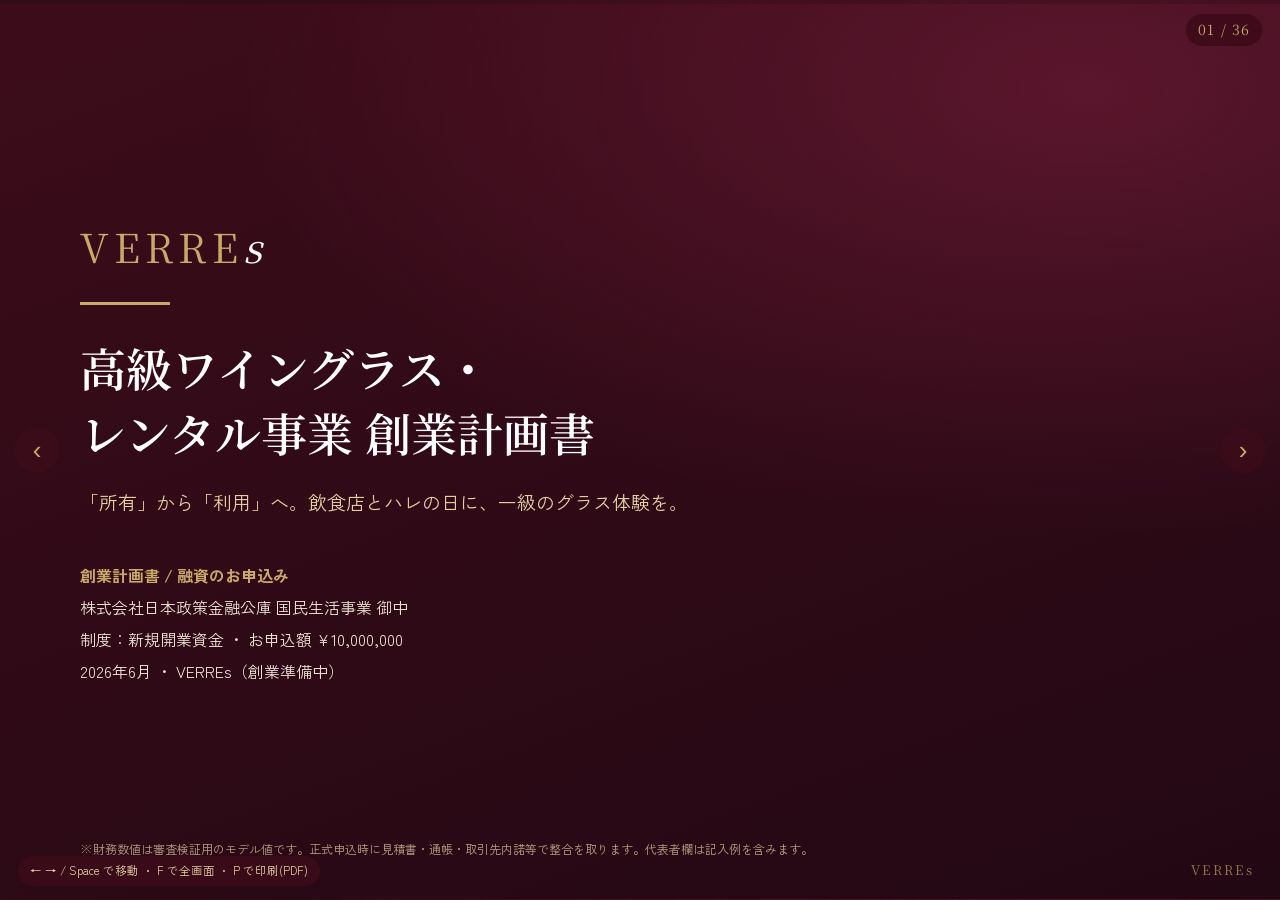
<file: wine_glass_rental/deck/index.html>
<!DOCTYPE html>
<html lang="ja">
<head>
<meta charset="UTF-8" />
<meta name="viewport" content="width=device-width, initial-scale=1.0" />
<title>VERREs｜創業計画書（株式会社日本政策金融公庫 御中）</title>
<link rel="preconnect" href="https://fonts.googleapis.com" />
<link rel="preconnect" href="https://fonts.gstatic.com" crossorigin />
<link href="https://fonts.googleapis.com/css2?family=Cormorant+Garamond:wght@500;600&family=Noto+Serif+JP:wght@400;500;600;700&family=Zen+Kaku+Gothic+New:wght@400;500;700;900&display=swap" rel="stylesheet" />
<link rel="stylesheet" href="deck.css" />
</head>
<body>
<div class="progress"><div class="progress-bar" id="bar"></div></div>
<div class="counter" id="counter">01 / 36</div>
<div class="hint" id="hint">← → / Space で移動 ・ F で全画面 ・ P で印刷(PDF)</div>

<main id="deck">

<!-- 01 TITLE -->
<section class="slide title-slide" data-title="表紙">
  <div class="title-mark">VERRE<span>s</span></div>
  <div class="title-rule"></div>
  <h1>高級ワイングラス・<br>レンタル事業 創業計画書</h1>
  <p class="title-sub">「所有」から「利用」へ。飲食店とハレの日に、一級のグラス体験を。</p>
  <div class="title-meta">
    <p><b>創業計画書 / 融資のお申込み</b></p>
    <p>株式会社日本政策金融公庫 国民生活事業 御中</p>
    <p>制度：新規開業資金 ・ お申込額 ¥10,000,000</p>
    <p>2026年6月 ・ VERREs（創業準備中）</p>
  </div>
  <p class="title-foot">※財務数値は審査検証用のモデル値です。正式申込時に見積書・通帳・取引先内諾等で整合を取ります。代表者欄は記入例を含みます。</p>
</section>

<!-- 02 EXEC SUMMARY -->
<section class="slide" data-title="エグゼクティブサマリー">
  <h2><span class="kicker">01</span>事業の全体像（サマリー）</h2>
  <div class="two-col">
    <div>
      <h3>骨子</h3>
      <ul class="bullets">
        <li>BYO（持込可）飲食店・ケータリング・ホームパーティ向けに、<b>品種別／ブランド別の高級グラス</b>を専用リユースケースで往復配送するレンタル事業。</li>
        <li><b>洗わず返すだけ・通常破損は補償込み</b>。「割れたら…」という最大の購買障壁を構造的に除去。</li>
        <li>同一在庫を<b>年10〜18回転</b>させ、累計レンタル料で仕入額を回収する<b>資産回収型</b>。</li>
        <li>本書は<b>予約→在庫→発送→洗浄→検品→再在庫化</b>まで数字で再現できる水準で記載。</li>
      </ul>
    </div>
    <div>
      <h3>数字でみる要点</h3>
      <div class="stat-grid">
        <div class="stat"><span class="stat-num">¥10M</span><span class="stat-lab">融資申込（新規開業資金）</span></div>
        <div class="stat"><span class="stat-num">¥14M</span><span class="stat-lab">総所要（自己¥4M含む）</span></div>
        <div class="stat"><span class="stat-num">52.5%</span><span class="stat-lab">平均貢献利益率（保守）</span></div>
        <div class="stat"><span class="stat-num">3期目</span><span class="stat-lab">営業黒字転換</span></div>
        <div class="stat"><span class="stat-num">3期1.67</span><span class="stat-lab">DSCR（償還余力）</span></div>
        <div class="stat"><span class="stat-num">前受金</span><span class="stat-lab">予約時決済＝負の運転資本</span></div>
      </div>
    </div>
  </div>
  <p class="takeaway">在庫が<b>資産として残る</b>ため担保性・回収可能性が高い。鍵は<b>稼働率・破損率・洗浄人員の手配</b>。本書で全て数値化。</p>
</section>

<!-- 03 MOTIVE -->
<section class="slide" data-title="創業の動機">
  <h2><span class="kicker">02</span>創業の動機・目的</h2>
  <div class="two-col">
    <div>
      <div class="callout">
        <p>良いグラスで飲みたいが、<b>洗浄・破損・収納の負担</b>で所有を諦める層が多い。BYO文化の広がりで需要は強い一方、
        <b>品種別・ブランド別の高級グラスを専門に貸す事業者は不在</b>。前職で培った商品知識・在庫/物流の実務を活かし、
        「<b>所有から利用へ</b>」の転換を提供する。</p>
      </div>
      <ul class="bullets mt">
        <li>飲食店は<b>在庫リスクゼロ</b>でザルト/ロブマイヤーを提供可能に。</li>
        <li>家庭は<b>必要な時に必要な脚数だけ</b>、一級のグラスを。</li>
      </ul>
    </div>
    <div>
      <h4>事業が目指す姿</h4>
      <ul class="bullets">
        <li>地域の飲食・ハレの日に「高級グラス体験」を当たり前に。</li>
        <li>使い捨てでなく<b>長寿命資産の共同利用</b>で循環型に貢献。</li>
        <li>クリスタル工芸（ロブマイヤー等）の文化に触れる機会を拡大。</li>
      </ul>
    </div>
  </div>
</section>

<!-- 04 PROBLEM -->
<section class="slide" data-title="課題">
  <h2><span class="kicker">03</span>解くべき課題</h2>
  <div class="card-row">
    <div class="pcard"><span class="pno">01</span><h3>洗うのが面倒</h3><p>繊細で背が高く、手洗い・拭き上げ・収納が重荷。割る不安と隣合わせ。</p></div>
    <div class="pcard"><span class="pno">02</span><h3>数が揃わない</h3><p>同一品種別グラスを6〜12脚。家庭・小規模店では非現実的な初期投資。</p></div>
    <div class="pcard"><span class="pno">03</span><h3>割れたら高い</h3><p>1脚 数千〜数万円。ロブマイヤーは2〜3万円/脚。破損前提で揃えられない。</p></div>
    <div class="pcard"><span class="pno">04</span><h3>在庫を持てない</h3><p>飲食店は破損・洗浄・保管コストが重く、高級グラス常備は採算が合わない。</p></div>
  </div>
  <div class="callout"><p><b>市場の空白：</b>需要は強いのに<b>所有のハードルが高すぎて供給されていない</b>。汎用食器レンタルはあるが、品種別・ブランド別の高級グラスを<b>専門に扱う事業者は不在</b>。</p></div>
</section>

<!-- 05 SOLUTION -->
<section class="slide" data-title="ソリューション">
  <h2><span class="kicker">04</span>ソリューション ― 届く・使う・そのまま返す</h2>
  <div class="flow-row">
    <div class="fstep"><span class="fnum">1</span><h3>選んで予約</h3><p>品種・脚数・利用日をWebで選び決済。</p></div>
    <div class="farrow">→</div>
    <div class="fstep"><span class="fnum">2</span><h3>前日にお届け</h3><p>脚ごとに固定する専用ハードケースで配送。</p></div>
    <div class="farrow">→</div>
    <div class="fstep"><span class="fnum">3</span><h3>洗わず返送</h3><p>利用後そのままケースへ。同梱伝票で返送。</p></div>
    <div class="farrow">→</div>
    <div class="fstep"><span class="fnum">4</span><h3>専門再生</h3><p>当社で洗浄・検品・ポリッシュ、破損も補償。</p></div>
  </div>
  <div class="two-col mt">
    <div class="mini-card"><h4>顧客の得</h4><ul class="bullets sm"><li>所有不要・洗浄不要・破損補償込み・収納不要</li></ul></div>
    <div class="mini-card"><h4>飲食店の得（B2B）</h4><ul class="bullets sm"><li>在庫リスクゼロで一級グラスを提供／開業初期投資の圧縮</li></ul></div>
  </div>
</section>

<!-- 06 LINEUP -->
<section class="slide" data-title="取扱商品">
  <h2><span class="kicker">05</span>取扱商品・ラインナップと料金</h2>
  <table class="tbl full">
    <tr><th>ティア</th><th>代表ブランド</th><th>レンタル/脚・回</th><th>6脚セット例</th><th>主な用途</th></tr>
    <tr><td><b>Standard</b></td><td>リーデル パフォーマンス/ヴェリタス 品種別</td><td class="num">¥500</td><td class="num">¥3,000</td><td>日常・少人数・大口</td></tr>
    <tr><td><b>Premium</b></td><td>ザルト デンクアート（主力）</td><td class="num">¥1,100</td><td class="num">¥6,600</td><td>特別な日・ワイン会</td></tr>
    <tr><td><b>Ultra</b></td><td>ロブマイヤー 等 手吹き</td><td class="num">¥2,800</td><td class="num">¥11,200(4脚)</td><td>記念日・接待・撮影/PR</td></tr>
  </table>
  <div class="two-col mt">
    <ul class="bullets sm"><li>往復配送：地域別 ¥2,500〜（首都圏）。最低利用 ¥5,000。</li><li>品種別：ボルドー／ブルゴーニュ／シャルドネ ほか。</li></ul>
    <ul class="bullets sm"><li>B2B月額定額：例 月¥30,000でザルト最大12脚・月2回。</li><li>付帯：デカンタ・ポーラー等オプション。</li></ul>
  </div>
</section>

<!-- 07 PROCUREMENT -->
<section class="slide" data-title="仕入れ値">
  <h2><span class="kicker">06</span>仕入れ値（SKU別・想定卸価格）</h2>
  <table class="tbl full sm">
    <tr><th>ティア</th><th>SKU（代表）</th><th>メーカー/産地</th><th>仕入値/脚</th><th>参考小売</th><th>位置づけ</th></tr>
    <tr><td>Standard</td><td>オヴァチュア レッドワイン</td><td>リーデル(機械)</td><td class="num">¥1,400</td><td class="num">¥1,980</td><td>入門・大量</td></tr>
    <tr><td>Standard</td><td>トリタンR 各品種</td><td>ショット・ツヴィーゼル</td><td class="num">¥1,500</td><td class="num">¥2,200</td><td>割れにくい実用</td></tr>
    <tr><td>Standard</td><td>パフォーマンス 品種別</td><td>リーデル(機械)</td><td class="num">¥3,200</td><td class="num">¥4,400</td><td>標準主力</td></tr>
    <tr><td>Standard+</td><td>ヴェリタス 品種別</td><td>リーデル(機械)</td><td class="num">¥4,000</td><td class="num">¥5,500</td><td>プロ定番</td></tr>
    <tr><td>Premium</td><td>ガブリエルグラス ゴールド</td><td>Gabriel(口吹き)</td><td class="num">¥6,500</td><td class="num">¥8,800</td><td>軽量万能</td></tr>
    <tr><td>Premium</td><td>デンクアート 各種</td><td>ザルト(口吹き/墺)</td><td class="num">¥9,000</td><td class="num">¥12,100</td><td><b>主力プレミアム</b></td></tr>
    <tr><td>Ultra</td><td>グラスル/ヨゼフィーネ 相当</td><td>手吹きクリスタル</td><td class="num">¥12,000</td><td class="num">¥16,000</td><td>最上位体験</td></tr>
    <tr><td>Ultra</td><td>バレリーナ等 手吹き</td><td>ロブマイヤー(墺)</td><td class="num">¥22,000</td><td class="num">¥30,000</td><td>唯一無二</td></tr>
  </table>
  <p class="note">想定卸 ≒ 参考小売の65〜75%。複数社から仕入れ、価格・在庫リスクを分散。実額は取引条件・為替で更新。</p>
</section>

<!-- 08 INITIAL INVENTORY -->
<section class="slide" data-title="初期在庫">
  <h2><span class="kicker">07</span>創業時 初期在庫構成（¥3,600,000）</h2>
  <div class="two-col">
    <table class="tbl sm">
      <tr><th>ティア</th><th>内訳（脚）</th><th>単価</th><th>金額</th></tr>
      <tr><td>Standard</td><td>パフォーマンス品種別 90</td><td class="num">¥3,200</td><td class="num">¥288,000</td></tr>
      <tr><td>Standard</td><td>ヴェリタス品種別 60</td><td class="num">¥4,000</td><td class="num">¥240,000</td></tr>
      <tr><td>Standard</td><td>入門 60</td><td class="num">¥1,500</td><td class="num">¥90,000</td></tr>
      <tr><td>Premium</td><td>ザルト 180</td><td class="num">¥9,000</td><td class="num">¥1,620,000</td></tr>
      <tr><td>Premium</td><td>ガブリエル 24</td><td class="num">¥6,500</td><td class="num">¥156,000</td></tr>
      <tr><td>Ultra</td><td>グラスル等 24</td><td class="num">¥12,000</td><td class="num">¥288,000</td></tr>
      <tr><td>Ultra</td><td>ロブマイヤー 12</td><td class="num">¥22,000</td><td class="num">¥264,000</td></tr>
      <tr><td>予備</td><td>破損補充20%</td><td class="num">―</td><td class="num">¥494,000</td></tr>
      <tr><td>付属</td><td>デカンタ等</td><td class="num">―</td><td class="num">¥160,000</td></tr>
      <tr class="total"><td colspan="3"><b>合計 約450脚＋予備</b></td><td class="num"><b>¥3,600,000</b></td></tr>
    </table>
    <div>
      <h4>設計思想</h4>
      <ul class="bullets">
        <li><b>ザルト（Premium）を台数・粗利の主軸</b>に厚く配置。</li>
        <li>Standardは大口・複数セットで採算化、Ultraは低頻度・高粗利の上澄み。</li>
        <li>1脚＝資産。<b>回転の高い品番から需要連動で追加発注</b>。</li>
        <li>在庫は撤退時も中古/卸で換価可能＝<b>担保性</b>。</li>
      </ul>
    </div>
  </div>
</section>

<!-- 09 MARKET -->
<section class="slide" data-title="市場・ターゲット">
  <h2><span class="kicker">08</span>市場とターゲット</h2>
  <div class="two-col">
    <div>
      <svg viewBox="0 0 360 240" class="funnel">
        <polygon points="20,16 340,16 280,86 80,86" class="tam"/>
        <polygon points="80,94 280,94 238,160 122,160" class="sam"/>
        <polygon points="122,168 238,168 210,226 150,226" class="som"/>
        <text x="180" y="58" class="ftxt">TAM ~¥300億</text>
        <text x="180" y="132" class="ftxt">SAM ~¥40億</text>
        <text x="180" y="204" class="ftxt sm">SOM ¥3〜5億</text>
      </svg>
      <p class="note">外食店舗数×BYO比率×客単価×グラス更新サイクルからの積上げ推計。当社5期計画¥38MはSOMの約1割で保守的。</p>
    </div>
    <table class="tbl sm">
      <tr><th>セグメント</th><th>リピート</th><th>優先度</th></tr>
      <tr><td>BYO/持込可レストラン</td><td>高(定期)</td><td><span class="pri h">最優先</span></td></tr>
      <tr><td>ケータリング/イベント</td><td>高</td><td><span class="pri h">最優先</span></td></tr>
      <tr><td>ワインバー/開業初期店</td><td>中</td><td><span class="pri m">高</span></td></tr>
      <tr><td>ホームパーティ/ワイン会</td><td>中</td><td><span class="pri m">高</span></td></tr>
      <tr><td>企業/PR・撮影</td><td>低</td><td><span class="pri l">機会</span></td></tr>
      <tr><td>結婚式・記念日</td><td>低</td><td><span class="pri l">機会</span></td></tr>
    </table>
  </div>
</section>

<!-- 10 COMPETITION -->
<section class="slide" data-title="競合・差別化">
  <h2><span class="kicker">09</span>競合・代替と差別化</h2>
  <table class="tbl full">
    <tr><th>選択肢</th><th>弱み</th><th>当社の優位</th></tr>
    <tr><td>汎用 食器レンタル</td><td>高級グラス非対応・品種別なし</td><td>品種別/ブランド別を専門・補償内包・専用梱包</td></tr>
    <tr><td>購入（自前保有）</td><td>初期費用・破損・収納・洗浄のTCO大</td><td>必要量を必要な時だけ・在庫リスクゼロ</td></tr>
    <tr><td>汎用グラスで妥協</td><td>体験価値が低い</td><td>香り・味わい・ハレ感の体験訴求</td></tr>
  </table>
  <div class="callout mt"><p><b>参入障壁（堀）：</b>在庫資金 ＋ <b>破損率を抑える運用ノウハウ</b> ＋ 専用ケース設計 ＋ 飲食店ネットワーク・ブランド信頼の先行者優位。</p></div>
</section>

<!-- 11 BUSINESS MODEL -->
<section class="slide" data-title="ビジネスモデル">
  <h2><span class="kicker">10</span>ビジネスモデル（収益構造）</h2>
  <div class="bm-grid">
    <div class="bm"><h4>① 都度レンタル</h4><p>レンタル料（脚×回）＋往復配送。標準3〜4日。</p></div>
    <div class="bm"><h4>② B2B月額定額</h4><p>飲食店向け。プール運用で<b>稼働率と予測可能性</b>を底上げ。</p></div>
    <div class="bm"><h4>③ スポット大口</h4><p>イベント・撮影・PR。高単価・低頻度の上乗せ。</p></div>
    <div class="bm"><h4>④ 付帯(将来)</h4><p>コラボ、グラス選定、ギフト/サブスク。</p></div>
  </div>
  <div class="callout mt"><p><b>資産回収型：</b>同一在庫を年複数回転させ、1脚の累計レンタル料が仕入額を<b>1〜2年で回収</b>。<b>前受金（予約時決済）</b>で運転資本はマイナス＝キャッシュ先取り。</p></div>
</section>

<!-- 12 UNIT ECONOMICS -->
<section class="slide" data-title="ユニットエコノミクス">
  <h2><span class="kicker">11</span>ユニットエコノミクス（全ティア・実数）</h2>
  <table class="tbl full sm">
    <tr><th>項目</th><th>Standard 6脚</th><th>Premium 6脚</th><th>Ultra 4脚</th></tr>
    <tr><td>売上（レンタル＋配送）</td><td class="num">¥5,500</td><td class="num">¥9,100</td><td class="num">¥13,700</td></tr>
    <tr><td>配送往復</td><td class="num neg">-¥2,000</td><td class="num neg">-¥2,000</td><td class="num neg">-¥2,000</td></tr>
    <tr><td>洗浄・検品・梱包</td><td class="num neg">-¥450</td><td class="num neg">-¥450</td><td class="num neg">-¥550</td></tr>
    <tr><td>破損引当</td><td class="num neg">-¥192</td><td class="num neg">-¥648</td><td class="num neg">-¥704</td></tr>
    <tr><td>消耗品</td><td class="num neg">-¥250</td><td class="num neg">-¥250</td><td class="num neg">-¥400</td></tr>
    <tr><td>決済手数料3.6%</td><td class="num neg">-¥198</td><td class="num neg">-¥328</td><td class="num neg">-¥493</td></tr>
    <tr class="total"><td><b>貢献利益（率）</b></td><td class="num"><b>¥2,410<br>43.8%</b></td><td class="num pos"><b>¥5,422<br>59.6%</b></td><td class="num pos"><b>¥9,553<br>69.7%</b></td></tr>
  </table>
  <p class="note">破損率はStandard1.0%/Premium1.2%/Ultra0.8%（専用ケース前提）。財務計画は保守的に<b>平均貢献 ¥4,200/回（52.5%）</b>を採用。</p>
</section>

<!-- 13 RESERVATION SYSTEM -->
<section class="slide" data-title="予約システム">
  <h2><span class="kicker">12</span>仕組み① 予約システム</h2>
  <div class="two-col">
    <div>
      <h4>フェーズ別構成・費用</h4>
      <table class="tbl sm">
        <tr><th>段階</th><th>構成</th><th>月額</th></tr>
        <tr><td>創業〜</td><td>Shopify＋レンタル予約アプリ</td><td class="num">¥7,650</td></tr>
        <tr><td>代替</td><td>STORES/BASE＋予約フォーム</td><td class="num">¥0〜2,980</td></tr>
        <tr><td>軌道後</td><td>レンタル特化SaaS（Booqable等）</td><td class="num">$35〜49</td></tr>
        <tr><td>拡大</td><td>Next.js＋Stripe＋Supabase 自社化</td><td class="num">初期¥1.2M</td></tr>
      </table>
    </div>
    <div>
      <h4>予約フロー（要件）</h4>
      <ol class="numlist">
        <li>品種・ティア・脚数・利用日・配送地域を選択</li>
        <li><b>在庫カレンダーで空き判定</b>（物理セットIDの空き）</li>
        <li>Stripe決済（高額帯はデポジット可）</li>
        <li>確定で<b>物理IDを引当</b>・配送/返送ラベル自動発行</li>
        <li>出荷予定日に作業キューへ</li>
      </ol>
      <p class="note">在庫ブロック＝利用日中心の<b>暦7日</b>（出荷1＋利用3〜4＋返送1＋洗浄2）。</p>
    </div>
  </div>
</section>

<!-- 14 INVENTORY MGMT -->
<section class="slide" data-title="在庫管理">
  <h2><span class="kicker">13</span>仕組み② 在庫管理（個体トレース）</h2>
  <div class="two-col">
    <div>
      <h4>ステータス遷移（1脚＝QR個体管理）</h4>
      <div class="statusflow">
        <span>在庫</span><i>→</i><span>予約引当</span><i>→</i><span>出荷</span><i>→</i><span>利用中</span><i>→</i>
        <span>返送中</span><i>→</i><span>洗浄</span><i>→</i><span>検品</span><i>→</i><span class="ok">在庫</span>
      </div>
      <p class="note mt">検品不合格→再ポリッシュ／欠け→<b>破損(除却)・補充発注</b>。</p>
    </div>
    <div>
      <h4>台帳項目とKPI</h4>
      <ul class="bullets sm">
        <li>個体ID・SKU・仕入日・仕入価格・<b>累計回転数</b>・累計レンタル料・破損履歴・最終検品日。</li>
        <li><b>資産回収率</b>＝累計レンタル料÷仕入額（1.0超で元取れ）。</li>
        <li>減価：3〜4年 or 回転数ベース（例：300回転で簿価ゼロ）。</li>
        <li>ツール：Shopify在庫＋Airtable個体台帳＋スマホQR → 軌道後SaaS。</li>
      </ul>
    </div>
  </div>
</section>

<!-- 15 LOGISTICS -->
<section class="slide" data-title="発送・物流">
  <h2><span class="kicker">14</span>仕組み③ 発送・物流</h2>
  <div class="two-col">
    <table class="tbl sm">
      <tr><th>配送先</th><th>片道(法人)</th><th>往復</th><th>顧客請求</th></tr>
      <tr><td>関東圏</td><td class="num">¥1,000</td><td class="num">¥2,000</td><td class="num">¥2,500</td></tr>
      <tr><td>関西・中部</td><td class="num">¥1,200</td><td class="num">¥2,400</td><td class="num">¥2,900</td></tr>
      <tr><td>九州・東北</td><td class="num">¥1,400</td><td class="num">¥2,800</td><td class="num">¥3,300</td></tr>
      <tr><td>北海道・沖縄</td><td class="num">¥1,800</td><td class="num">¥3,600</td><td class="num">¥4,200</td></tr>
    </table>
    <div>
      <ul class="bullets sm">
        <li>ヤマト法人契約（<b>約30%引</b>）。6脚=100サイズ、12脚=120〜140。</li>
        <li><b>返送伝票を同梱</b>。顧客はコンビニ持込/集荷で負担ゼロ。</li>
        <li>専用ハードケース（モールド）＋再利用緩衝。「ワレモノ・立てて運ぶ」明示。</li>
        <li>ケース耐久200回転 → <b>1回転あたりケース費 ≒ ¥43</b>。</li>
        <li>リードタイム：利用<b>2日前出荷</b>を標準。配送保険付帯。</li>
      </ul>
    </div>
  </div>
</section>

<!-- 16 WASHING / LABOR -->
<section class="slide" data-title="洗浄・人員手配">
  <h2><span class="kicker">15</span>仕組み④ 洗浄・検品と<u>人員の手配</u>（心臓部）</h2>
  <div class="two-col">
    <div>
      <h4>SOP（1セット6脚＝20分）</h4>
      <table class="tbl sm">
        <tr><th>手順</th><th>時間</th></tr>
        <tr><td>受領・開梱・QR更新</td><td class="num">2分</td></tr>
        <tr><td>予洗い</td><td class="num">3分</td></tr>
        <tr><td>本洗浄(軟水/RO・低温短時間)</td><td class="num">4分</td></tr>
        <tr><td>スチーム＆両手ポリッシュ</td><td class="num">6分</td></tr>
        <tr><td>検品(ライトボックス)</td><td class="num">3分</td></tr>
        <tr><td>再梱包・記録</td><td class="num">2分</td></tr>
      </table>
    </div>
    <div>
      <h4>必要人員と月間洗浄人件（時給¥1,300）</h4>
      <table class="tbl sm">
        <tr><th>時期</th><th>返却/月</th><th>体制</th><th>人件/月</th></tr>
        <tr><td>〜6ヶ月</td><td class="num">58</td><td>代表＋ピーク日パート</td><td class="num">¥25,000</td></tr>
        <tr><td>6〜18ヶ月</td><td class="num">120</td><td>パート1名(週8〜12h)</td><td class="num">¥52,000</td></tr>
        <tr><td>18〜36ヶ月</td><td class="num">200</td><td>パート2名(週20〜30h)</td><td class="num">¥87,000</td></tr>
        <tr><td>36ヶ月〜</td><td class="num">280</td><td>洗浄リーダー＋パート</td><td class="num">変動＋固定</td></tr>
      </table>
      <p class="note">返却は<b>週初(月火)集中</b>→ピーク日に厚くシフト。繁忙はシルバー人材/短期委託で機動補充。SOP・検品基準書で標準化し属人化を回避。</p>
    </div>
  </div>
</section>

<!-- 17 EQUIPMENT -->
<section class="slide" data-title="設備・什器">
  <h2><span class="kicker">16</span>設備・什器（必要なモノ）</h2>
  <div class="two-col">
    <table class="tbl sm">
      <tr><th>品目</th><th>金額</th></tr>
      <tr><td>業務用グラスウォッシャー</td><td class="num">¥350,000</td></tr>
      <tr><td>RO/軟水器・給排水工事</td><td class="num">¥250,000</td></tr>
      <tr><td>スチーマー・乾燥ラック・シンク</td><td class="num">¥150,000</td></tr>
      <tr><td>ライトボックス・検品台</td><td class="num">¥100,000</td></tr>
      <tr><td>スチール棚・台車</td><td class="num">¥220,000</td></tr>
      <tr><td>専用ハードケース60set</td><td class="num">¥480,000</td></tr>
      <tr><td>消耗品(初期)</td><td class="num">¥80,000</td></tr>
      <tr><td>PC・ラベルプリンタ・QR・スマホ</td><td class="num">¥150,000</td></tr>
      <tr class="total"><td><b>計</b></td><td class="num"><b>¥1,780,000</b></td></tr>
    </table>
    <div>
      <h4>作業場</h4>
      <ul class="bullets">
        <li>10〜15坪の小型倉庫（給排水・できれば3相電源）。</li>
        <li>初期費用（保証金・内装）<b>¥600,000</b>。</li>
        <li>家賃 <b>¥60,000〜90,000/月</b>（地域による）。</li>
        <li>創業当初は自宅併用で固定費を圧縮する選択肢も。</li>
      </ul>
    </div>
  </div>
</section>

<!-- 18 FUNDING -->
<section class="slide" data-title="必要資金と調達">
  <h2><span class="kicker">17</span>必要資金と調達（設備＋運転）</h2>
  <div class="two-col">
    <table class="tbl sm">
      <tr><th>区分</th><th>使途</th><th>金額</th></tr>
      <tr><td>設備</td><td>グラス初期在庫</td><td class="num">¥3,600,000</td></tr>
      <tr><td>設備</td><td>専用ケース60set</td><td class="num">¥480,000</td></tr>
      <tr><td>設備</td><td>洗浄・乾燥設備一式</td><td class="num">¥850,000</td></tr>
      <tr><td>設備</td><td>検品台・棚・什器・IT</td><td class="num">¥670,000</td></tr>
      <tr><td>設備</td><td>予約/在庫/配送システム</td><td class="num">¥1,200,000</td></tr>
      <tr><td>設備</td><td>ブランド・撮影・LP</td><td class="num">¥550,000</td></tr>
      <tr><td>設備</td><td>作業場 保証金・内装</td><td class="num">¥600,000</td></tr>
      <tr><td>運転</td><td>追加在庫・予備仕入</td><td class="num">¥1,400,000</td></tr>
      <tr><td>運転</td><td>広告宣伝・B2B営業</td><td class="num">¥1,500,000</td></tr>
      <tr><td>運転</td><td>人件費(パート・当面)</td><td class="num">¥1,500,000</td></tr>
      <tr><td>運転</td><td>物流・消耗品＋バッファ</td><td class="num">¥1,650,000</td></tr>
      <tr class="total"><td colspan="2"><b>総所要</b></td><td class="num"><b>¥14,000,000</b></td></tr>
    </table>
    <div>
      <div class="ask-box">
        <p class="ask-lab">融資お申込額（新規開業資金）</p>
        <p class="ask-num">¥10,000,000</p>
        <table class="tbl mini">
          <tr><td>自己資金</td><td>¥4,000,000（29%・計画的形成）</td></tr>
          <tr><td>希望期間</td><td>7年（据置 最長を相談）</td></tr>
          <tr><td>担保/保証</td><td>無担保・無保証人の選択肢も協議</td></tr>
          <tr><td>優遇</td><td>女性/若者/シニア起業 該当時 金利優遇</td></tr>
        </table>
      </div>
      <p class="note">設備¥7.95M＋運転¥6.05M。自己資金比率29%で要件をクリア。</p>
    </div>
  </div>
</section>

<!-- 19 USE OF FUNDS DONUT -->
<section class="slide" data-title="資金使途">
  <h2><span class="kicker">18</span>資金使途の内訳（¥14,000,000）</h2>
  <div class="two-col">
    <div>
      <svg viewBox="0 0 240 240" class="donut">
        <circle cx="120" cy="120" r="80" class="dbg"/>
        <circle cx="120" cy="120" r="80" class="seg s1" transform="rotate(-90 120 120)"/>
        <circle cx="120" cy="120" r="80" class="seg s2" transform="rotate(-90 120 120)"/>
        <circle cx="120" cy="120" r="80" class="seg s3" transform="rotate(-90 120 120)"/>
        <circle cx="120" cy="120" r="80" class="seg s4" transform="rotate(-90 120 120)"/>
        <circle cx="120" cy="120" r="80" class="seg s5" transform="rotate(-90 120 120)"/>
        <text x="120" y="116" class="dctr">¥14M</text>
        <text x="120" y="138" class="dctr sm">総所要</text>
      </svg>
      <div class="legend">
        <span><i class="l1"></i>初期在庫26%</span><span><i class="l2"></i>設備/システム31%</span>
        <span><i class="l3"></i>追加在庫10%</span><span><i class="l4"></i>広告営業11%</span><span><i class="l5"></i>人件/運転22%</span>
      </div>
    </div>
    <div>
      <h4>使途の狙い</h4>
      <ul class="bullets sm">
        <li><b>初期在庫(¥3.6M)</b>：稼働率と大口/B2B対応の源泉＝資産。</li>
        <li><b>設備/システム(¥4.35M)</b>：洗浄品質と運用自動化。</li>
        <li><b>追加在庫(¥1.4M)</b>：回転の高い品番を需要連動で補充。</li>
        <li><b>広告営業(¥1.5M)</b>：B2B定期契約の獲得加速。</li>
        <li><b>人件/運転(¥3.15M)</b>：洗浄人員と赤字期バッファ。</li>
      </ul>
    </div>
  </div>
</section>

<!-- 20 P&L -->
<section class="slide" data-title="損益計画">
  <h2><span class="kicker">19</span>5ヶ年 損益計画</h2>
  <table class="tbl full sm">
    <tr><th>（千円）</th><th>1期</th><th>2期</th><th>3期</th><th>4期</th><th>5期</th></tr>
    <tr><td>レンタル件数</td><td class="num">700</td><td class="num">1,400</td><td class="num">2,400</td><td class="num">3,400</td><td class="num">4,500</td></tr>
    <tr><td>平均単価(円)</td><td class="num">8,000</td><td class="num">8,000</td><td class="num">8,200</td><td class="num">8,500</td><td class="num">8,500</td></tr>
    <tr><td>売上高</td><td class="num">5,600</td><td class="num">11,200</td><td class="num">19,680</td><td class="num">28,900</td><td class="num">38,250</td></tr>
    <tr><td>変動費</td><td class="num">2,660</td><td class="num">5,320</td><td class="num">9,348</td><td class="num">13,728</td><td class="num">18,169</td></tr>
    <tr class="sub"><td>貢献利益</td><td class="num">2,940</td><td class="num">5,880</td><td class="num">10,332</td><td class="num">15,173</td><td class="num">20,081</td></tr>
    <tr><td>固定費</td><td class="num">6,000</td><td class="num">7,000</td><td class="num">9,500</td><td class="num">12,000</td><td class="num">15,000</td></tr>
    <tr class="total"><td><b>営業利益</b></td><td class="num neg">-3,060</td><td class="num neg">-1,120</td><td class="num pos">832</td><td class="num pos">3,173</td><td class="num pos">5,081</td></tr>
    <tr><td>減価償却</td><td class="num">800</td><td class="num">1,500</td><td class="num">2,200</td><td class="num">3,000</td><td class="num">3,500</td></tr>
    <tr class="sub"><td>EBITDA</td><td class="num neg">-2,260</td><td class="num pos">380</td><td class="num pos">3,032</td><td class="num pos">6,173</td><td class="num pos">8,581</td></tr>
  </table>
  <p class="note"><b>営業黒字は3期</b>、EBITDA黒字は2期。貢献率52.5%で保守設定。固定費は人員・拠点の段階投入を反映。</p>
</section>

<!-- 21 CASHFLOW -->
<section class="slide" data-title="資金繰り">
  <h2><span class="kicker">20</span>資金繰り計画（期末 現金残）</h2>
  <div class="chart-wrap">
    <svg viewBox="0 0 720 280" class="cfchart">
      <line x1="60" y1="20" x2="60" y2="240" class="axis"/>
      <line x1="60" y1="240" x2="700" y2="240" class="zero"/>
      <text x="50" y="244" class="axl r">0</text>
      <text x="50" y="64" class="axl r">+10M</text>
      <g class="cfbars">
        <rect x="78"  y="119" width="68" height="121" class="bar gold"/>
        <rect x="175" y="177" width="68" height="63"  class="bar gold"/>
        <rect x="272" y="220" width="68" height="20"  class="bar gold"/>
        <rect x="369" y="219" width="68" height="21"  class="bar gold"/>
        <rect x="466" y="163" width="68" height="77"  class="bar gold"/>
        <rect x="585" y="60"  width="68" height="180" class="bar gold"/>
      </g>
      <g class="cflbl">
        <text x="112" y="112">6,400</text><text x="209" y="170">3,340</text><text x="306" y="213">1,070</text>
        <text x="403" y="212">1,085</text><text x="500" y="156">4,074</text><text x="619" y="53">9,505</text>
      </g>
      <g class="cfx">
        <text x="112" y="258">開始</text><text x="209" y="258">1期末</text><text x="306" y="258">2期末</text>
        <text x="403" y="258">3期末</text><text x="500" y="258">4期末</text><text x="619" y="258">5期末</text>
      </g>
    </svg>
  </div>
  <div class="two-col">
    <p class="note"><b>谷は2〜3期末（手元 約¥1.1M）</b>。薄いが、<b>前受金（予約時決済＝負の運転資本）</b>がキャッシュを先取りするため実質はより厚い。</p>
    <p class="note">据置期間の延長・前受デポジットで安全余裕を確保。全期間で手元現金プラスを維持する設計。</p>
  </div>
</section>

<!-- 22 BEP -->
<section class="slide" data-title="損益分岐点">
  <h2><span class="kicker">21</span>損益分岐点（BEP）</h2>
  <div class="two-col">
    <div>
      <svg viewBox="0 0 360 260" class="bepchart">
        <line x1="40" y1="20" x2="40" y2="220" class="axis"/>
        <line x1="40" y1="220" x2="340" y2="220" class="axis"/>
        <line x1="40" y1="140" x2="340" y2="140" class="fixed"/>
        <text x="298" y="133" class="axl">固定費</text>
        <line x1="40" y1="140" x2="340" y2="90" class="tcost"/>
        <text x="298" y="84" class="axl">総費用</text>
        <line x1="40" y1="220" x2="340" y2="40" class="rev"/>
        <text x="305" y="40" class="axl">売上</text>
        <circle cx="208" cy="112" r="5" class="bep"/>
        <line x1="208" y1="112" x2="208" y2="220" class="bepline"/>
        <text x="208" y="238" class="axl c">BEP</text>
      </svg>
    </div>
    <div>
      <table class="tbl">
        <tr><th>条件</th><th>月次BEP</th></tr>
        <tr><td>役員報酬込（固定¥500千/月）</td><td class="num pos">約119件/月</td></tr>
        <tr><td>実費のみ（無給・¥250千/月）</td><td class="num">約60件/月</td></tr>
        <tr><td>＝1日あたり</td><td class="num">約4〜5件</td></tr>
      </table>
      <ul class="bullets mt">
        <li>貢献利益/回 ≈ ¥4,200（保守ミックス）。</li>
        <li>BYO店の<b>定期契約を数十店</b>で到達可能。</li>
        <li>価格より<b>稼働率（回転）</b>がBEPを支配。</li>
      </ul>
    </div>
  </div>
</section>

<!-- 23 DSCR -->
<section class="slide" data-title="返済計画">
  <h2><span class="kicker">22</span>借入金返済計画・償還能力（DSCR）</h2>
  <table class="tbl full sm">
    <tr><th>（千円）</th><th>1期(据置)</th><th>2期</th><th>3期</th><th>4期</th><th>5期</th></tr>
    <tr><td>EBITDA（≒返済原資）</td><td class="num neg">-2,260</td><td class="num">380</td><td class="num">3,032</td><td class="num pos">6,173</td><td class="num pos">8,581</td></tr>
    <tr><td>元金返済（据置後6年均等）</td><td class="num">0</td><td class="num">1,667</td><td class="num">1,667</td><td class="num">1,667</td><td class="num">1,667</td></tr>
    <tr><td>支払利息（概算）</td><td class="num">200</td><td class="num">183</td><td class="num">150</td><td class="num">117</td><td class="num">83</td></tr>
    <tr><td>元利合計</td><td class="num">200</td><td class="num">1,850</td><td class="num">1,817</td><td class="num">1,784</td><td class="num">1,750</td></tr>
    <tr class="total"><td><b>DSCR（EBITDA/元利）</b></td><td class="num">―</td><td class="num neg">&lt;0</td><td class="num pos">1.67</td><td class="num pos">3.46</td><td class="num pos">4.90</td></tr>
  </table>
  <div class="two-col mt">
    <p class="note"><b>据置1年</b>で立上げ期を保護。<b>3期にDSCR 1.0超</b>、以降は十分な償還余力。1〜2期は運転資金バッファと自己資金で吸収。</p>
    <p class="note">月次では、軌道後の利益（+¥264千/月）＋減価が<b>元金返済 ¥139千/月</b>を十分に上回る。在庫（動産）に一定の担保価値。</p>
  </div>
</section>

<!-- 24 OUTLOOK (KOKO format) -->
<section class="slide" data-title="事業の見通し">
  <h2><span class="kicker">23</span>事業の見通し（公庫様式「月平均」）</h2>
  <table class="tbl full">
    <tr><th>項目</th><th>創業当初（1期/月）</th><th>軌道に乗った後（4期/月）</th><th>根拠</th></tr>
    <tr><td>売上高</td><td class="num">¥467,000</td><td class="num pos">¥2,408,000</td><td>件数×単価（58→283件）</td></tr>
    <tr><td>売上原価（変動費）</td><td class="num">¥222,000</td><td class="num">¥1,144,000</td><td>売上×47.5%</td></tr>
    <tr><td>経費（人件・地代・販促等）</td><td class="num">¥500,000</td><td class="num">¥1,000,000</td><td>固定費/月</td></tr>
    <tr class="total"><td><b>利益</b></td><td class="num neg">-¥255,000</td><td class="num pos">+¥264,000</td><td>創業当初は想定内の赤字</td></tr>
    <tr><td>（参考）借入返済/月</td><td class="num">据置中</td><td class="num">¥139,000</td><td>利益＋減価で充足</td></tr>
  </table>
  <p class="note">経費内訳（1期/月）：役員報酬¥250 ＋ 地代¥70 ＋ システム¥15 ＋ 広告¥60 ＋ 保険¥12 ＋ 通信雑費¥13 ＋ 洗浄固定枠¥80（千円）。</p>
</section>

<!-- 25 FOUNDER -->
<section class="slide" data-title="代表者">
  <h2><span class="kicker">24</span>代表者プロフィール <span class="memo">【記入例 / 要差し替え】</span></h2>
  <div class="two-col">
    <div>
      <h4>経歴・職歴（記入例）</h4>
      <table class="tbl sm">
        <tr><th>期間</th><th>内容</th><th>本事業との関連</th></tr>
        <tr><td>〜20XX</td><td>大学卒業</td><td>―</td></tr>
        <tr><td>20XX–XX</td><td>飲食/ワイン業界 ●年（ソムリエ/店長/バイヤー）</td><td>商品知識・顧客理解</td></tr>
        <tr><td>20XX–XX</td><td>EC/小売/物流 ●年（運用・在庫・CS）</td><td>受発注・在庫・配送の実務</td></tr>
        <tr><td>20XX–</td><td>副業で小規模に検証</td><td>創業準備・初期顧客</td></tr>
      </table>
      <p class="note">保有資格（加点）：J.S.A.ソムリエ／ワインエキスパート 等。</p>
    </div>
    <div>
      <h4>公庫が最重視する3点</h4>
      <ul class="bullets sm">
        <li><b>① 同業種・関連業種の経験</b>：ワイン×EC/物流の両輪を強調。</li>
        <li><b>② 自己資金の形成過程</b>：毎月積立で計¥4,000,000を計画的に形成（通帳で証明）。親族借入は別枠で明示。</li>
        <li><b>③ 信用・ネットワーク</b>：BYO店●店の内諾、インポーター●社と仕入交渉済み、洗浄パート確保見込み。</li>
      </ul>
      <div class="callout"><p class="sm0">※本欄はご自身の実情報（氏名・生年・住所・家族・住居・実職歴・実資格・実自己資金額）に差し替えてご提出ください。記載の整合（通帳・職歴）が審査の要。</p></div>
    </div>
  </div>
</section>

<!-- 26 PARTNERS -->
<section class="slide" data-title="取引関係">
  <h2><span class="kicker">25</span>取引先・仕入先・外注（取引関係）</h2>
  <table class="tbl full sm">
    <tr><th>区分</th><th>相手先</th><th>条件（想定）</th><th>備考</th></tr>
    <tr><td>仕入（グラス）</td><td>正規代理店・インポーター 複数</td><td>掛仕入 翌月末／一部前金</td><td>複数社で価格・在庫分散</td></tr>
    <tr><td>仕入（資材）</td><td>梱包資材メーカー</td><td>都度発注</td><td>モールド初期は型代</td></tr>
    <tr><td>外注（配送）</td><td>ヤマト運輸（法人契約）</td><td>月末締め翌月払い</td><td>約30%割引</td></tr>
    <tr><td>外注（システム）</td><td>制作会社／SaaS</td><td>初期＋月額</td><td>Phase2で内製化</td></tr>
    <tr><td>人材</td><td>パート（洗浄・梱包）</td><td>時給¥1,300</td><td>ピーク日厚め</td></tr>
    <tr><td>販売先</td><td>BYO飲食店・ケータリング・個人</td><td><b>前受（予約時決済）</b></td><td>負の運転資本</td></tr>
  </table>
  <p class="note">仕入は複数社に分散し、価格交渉力と供給安定を確保。販売は前受のため、売掛の滞留リスクが小さい。</p>
</section>

<!-- 27 INSURANCE -->
<section class="slide" data-title="保険スキーム">
  <h2><span class="kicker">26</span>仕組み⑤ グラスの保険（破損リスクの<u>裏側</u>）</h2>
  <div class="two-col">
    <div>
      <h4>2層で守る（保有 × 移転）</h4>
      <ul class="bullets sm">
        <li><b>自家保険（引当）</b>：高頻度・少額の<b>利用中破損</b> → 料金内包の破損引当（¥192〜704/回）。</li>
        <li><b>商業保険（移転）</b>：低頻度・高額の<b>事故</b>（火災・盗難・水濡れ・輸送・第三者賠償）→ 保険。</li>
      </ul>
      <div class="callout"><p class="sm0"><b>重要：</b>一般の動産保険は「<b>貸出中（顧客の管理下）の自社物の破損</b>」を免責/限定するのが通例。
      よって利用中破損は<b>引当が主</b>、保険は<b>テールリスク（大事故）</b>に効かせるのが現実解。レンタル業向け補償の有無は損保に要確認。</p></div>
    </div>
    <div>
      <h4>保険の3階建てと年間コスト目安</h4>
      <table class="tbl sm">
        <tr><th>保険</th><th>守る対象</th><th>年間保険料</th></tr>
        <tr><td>動産総合保険</td><td>保管/輸送中の破損・火災・水濡れ・盗難</td><td class="num">¥20,000〜60,000</td></tr>
        <tr><td>施設賠償＋PL</td><td>破損片で顧客が負傷 等 第三者賠償</td><td class="num">¥15,000〜50,000</td></tr>
        <tr><td>運送(標準＋上乗せ)</td><td>配送事故（宅配標準補償¥30万/個）</td><td class="num">¥0〜30,000</td></tr>
        <tr class="total"><td colspan="2"><b>合計</b></td><td class="num"><b>年¥40,000〜140,000</b></td></tr>
      </table>
      <p class="note">＝月¥3,500〜12,000。計画の固定費「保険¥12,000/月」に内包済み（整合）。二層合計でも<b>売上の1〜2%</b>に収まり貢献率を毀損しない。オプションで「安心サポート料¥300/回」を別建て徴収する設計も可。</p>
    </div>
  </div>
</section>

<!-- 28 RISK -->
<section class="slide" data-title="リスク">
  <h2><span class="kicker">27</span>リスクと対策（落ちのない運用）</h2>
  <table class="tbl full sm">
    <tr><th>リスク</th><th>影響</th><th>対策（数字/仕組み）</th></tr>
    <tr><td>破損率上振れ</td><td>利益直撃</td><td>専用ケースで1.2%→0.8%、取扱明示、補償の価格内包、配送保険</td></tr>
    <tr><td>物流コスト/遅延</td><td>利益・信頼</td><td>地域別運賃を価格反映、法人割引、近郊自社便、利用2日前出荷</td></tr>
    <tr><td>洗浄人員の不足</td><td>納期・品質</td><td>SOP標準化、ピーク日シフト、シルバー人材/委託で機動補充</td></tr>
    <tr><td>季節変動</td><td>CF</td><td>平日割引、撮影/法人需要、B2B定額で平準化</td></tr>
    <tr><td>稼働率低迷</td><td>在庫遊休</td><td>B2B定期を主軸、回転の高い品番に集中、段階増資</td></tr>
    <tr><td>衛生・信頼毀損</td><td>致命的</td><td>検品ログ、ライトボックス基準、賠償保険、工程可視化</td></tr>
    <tr><td>代表の属人化</td><td>継続性</td><td>SOP/マニュアル化、準社員育成</td></tr>
  </table>
</section>

<!-- 28 POLICY -->
<section class="slide" data-title="政策的意義">
  <h2><span class="kicker">28</span>政策的意義・社会的意義</h2>
  <div class="esg-grid">
    <div class="esg soc"><h3>小規模事業・地域飲食の支援</h3><p>BYO店・個人店が<b>在庫リスクなく高付加価値サービス</b>を提供可能に。開業初期投資を圧縮し、新規開業と地域の食文化を後押し。</p></div>
    <div class="esg env"><h3>循環型経済</h3><p>使い捨て食器・梱包からの転換。<b>長寿命資産の共同利用</b>とリユース容器で廃棄を抑制。</p></div>
    <div class="esg cul"><h3>文化・工芸の継承</h3><p>ロブマイヤー等<b>職人技のクリスタル文化</b>に触れる機会を一般化。インポーター/メーカーと需要の裾野を拡大。</p></div>
    <div class="esg gov"><h3>創業・雇用の創出</h3><p>「高級器のシェアリング」という<b>新市場</b>。パート雇用を生み、運用ノウハウを産業として確立。</p></div>
  </div>
  <p class="takeaway">公庫の<b>創業支援・小規模事業者支援</b>の趣旨に合致。地域経済と循環型社会に資する事業。</p>
</section>

<!-- 29 90DAY PLAN -->
<section class="slide" data-title="立上げ計画">
  <h2><span class="kicker">29</span>立上げ90日アクションプラン</h2>
  <div class="timeline">
    <div class="tl"><span class="tlph">1–4週</span><div class="tlbody"><h4>基盤づくり</h4><p>事業/資金計画確定、公庫面談準備、屋号・口座・会計開設、インポーター仕入交渉、初期在庫発注、作業場契約。</p></div></div>
    <div class="tl"><span class="tlph">5–8週</span><div class="tlbody"><h4>検証・構築</h4><p>専用ケース試作と<b>破損率テスト発送</b>、洗浄設備搬入、SOP整備、予約システム構築、商品撮影、LP公開、運賃テーブル確定。</p></div></div>
    <div class="tl"><span class="tlph">9–12週</span><div class="tlbody"><h4>本稼働</h4><p>近郊BYO店20件営業、β顧客10件で実運用検証、検品基準調整、パート採用・教育、B2B定期の初契約、KPI計測開始。</p></div></div>
  </div>
</section>

<!-- 30 KPI -->
<section class="slide" data-title="KPI">
  <h2><span class="kicker">30</span>KPI・モニタリング</h2>
  <div class="kpi-grid">
    <div class="kpi"><span class="kn">稼働率</span><span class="kd">在庫回転/月。利益の最重要ドライバ。</span></div>
    <div class="kpi"><span class="kn">破損率</span><span class="kd">脚・回。目標1.2%→0.8%。</span></div>
    <div class="kpi"><span class="kn">貢献利益/回</span><span class="kd">目標¥4,200以上。</span></div>
    <div class="kpi"><span class="kn">B2B定期契約数</span><span class="kd">予測可能性・解約率。</span></div>
    <div class="kpi"><span class="kn">資産回収率</span><span class="kd">累計レンタル料÷仕入額。</span></div>
    <div class="kpi"><span class="kn">返却遅延率</span><span class="kd">回転・満足の先行指標。</span></div>
    <div class="kpi"><span class="kn">CAC / LTV</span><span class="kd">LTV/CAC≧3を目標。</span></div>
    <div class="kpi"><span class="kn">手元現金</span><span class="kd">月商比で常時監視。</span></div>
  </div>
  <p class="takeaway">融資後は<b>四半期ごとにKPIと資金繰り実績</b>を公庫へ報告し、計画差異と対応を説明します。</p>
</section>

<!-- 31 FLYWHEEL -->
<section class="slide" data-title="事業の工夫">
  <h2><span class="kicker">31</span>事業の工夫 ― 在庫が「3つの顔」を持つ</h2>
  <div class="two-col">
    <div>
      <svg viewBox="0 0 360 300" class="flywheel">
        <defs>
          <marker id="ah" markerWidth="9" markerHeight="9" refX="6" refY="3" orient="auto">
            <path d="M0,0 L7,3 L0,6 Z" fill="#7a1f3d"/>
          </marker>
        </defs>
        <path d="M210,70 A120 120 0 0 1 250,210" class="fwarc" marker-end="url(#ah)"/>
        <path d="M235,235 A120 120 0 0 1 110,235" class="fwarc" marker-end="url(#ah)"/>
        <path d="M95,210 A120 120 0 0 1 150,70" class="fwarc" marker-end="url(#ah)"/>
        <circle cx="180" cy="58" r="46" class="fwnode n1"/>
        <text x="180" y="52" class="fwt">① 貸す</text><text x="180" y="70" class="fwt s">Rent</text>
        <circle cx="280" cy="232" r="46" class="fwnode n2"/>
        <text x="280" y="226" class="fwt">② 売る</text><text x="280" y="244" class="fwt s">Sell</text>
        <circle cx="80" cy="232" r="46" class="fwnode n3"/>
        <text x="80" y="226" class="fwt">③ 学ぶ</text><text x="80" y="244" class="fwt s">Data</text>
        <text x="180" y="170" class="fwc">回すほど</text><text x="180" y="188" class="fwc">在庫リスク↓</text><text x="180" y="206" class="fwc">収益性↑</text>
      </svg>
    </div>
    <div>
      <ul class="bullets">
        <li><b>貸す</b>：本業のレンタル収益。</li>
        <li><b>売る</b>：気に入った顧客へ販売（新品はメーカー送客／使用個体は中古販売）＝<b>在庫の出口</b>。</li>
        <li><b>学ぶ</b>：品種×グラス×シーンの<b>嗜好データ</b>でレコメンド・仕入を最適化。</li>
      </ul>
      <div class="callout"><p class="sm0">レンタルが<b>試飲チャネル・販売チャネル・データ装置</b>を兼ねる。メーカーから見れば「<b>試して買わせる新チャネル</b>」＝委託在庫でCAPEX圧縮の芽。<b>在庫リスクという資産型最大の弱点を構造的に解消</b>。</p></div>
    </div>
  </div>
</section>

<!-- 32 NEW SERVICES -->
<section class="slide" data-title="新サービス">
  <h2><span class="kicker">32</span>新サービス・ラインナップ</h2>
  <div class="card-row">
    <div class="pcard"><span class="pno">★</span><h3>サブスク<br>Monthly Cru</h3><p>毎月ソムリエ監修の名品が届く。所有では出会えない名品を乗り換え。<b>前受でCF改善・LTV向上</b>。¥4,980〜/月。</p></div>
    <div class="pcard"><span class="pno">★</span><h3>Try &amp; Buy</h3><p>気に入ったら購入可。新品は<b>メーカー送客(手数料10〜20%)</b>、使用個体は<b>中古販売</b>＝在庫の出口。</p></div>
    <div class="pcard"><span class="pno">+</span><h3>ペアリング/<br>ギフト/体験</h3><p>ワイン連携レコメンド、比較テイスティング、eギフト、出張ソムリエのワイン会。</p></div>
    <div class="pcard"><span class="pno">+</span><h3>B2B2C・<br>サステナ可視化</h3><p>高級民泊/別荘/ホテル常備。「使い捨て○個削減」表示でESG訴求。</p></div>
  </div>
  <table class="tbl full sm mt">
    <tr><th>サブスク</th><th>月額</th><th>内容</th><th>主原価/月</th><th>貢献/月</th></tr>
    <tr><td>Casual(隔月)</td><td class="num">¥4,980</td><td>ペア2脚・隔月</td><td class="num">¥2,200</td><td class="num pos">¥2,780</td></tr>
    <tr><td>Standard</td><td class="num">¥6,980</td><td>ペア2脚・毎月＋ペアリング</td><td class="num">¥2,900</td><td class="num pos">¥4,080</td></tr>
    <tr><td>Premium</td><td class="num">¥9,980</td><td>ザルト等4脚・毎月</td><td class="num">¥3,400</td><td class="num pos">¥6,580</td></tr>
  </table>
  <p class="note">送料が主原価のため<b>隔月配送・地域別・近郊集荷</b>で平準化。ストック収益（定額系）を<b>3年で売上の3割超</b>に育て予測可能性を高める。段階導入：①B2B定額→②Try&Buy→③サブスク→④メーカー連携。</p>
</section>

<!-- 33 CLOSING -->
<section class="slide closing" data-title="お願い">
  <h2><span class="kicker">33</span>お願い（まとめ）</h2>
  <div class="closing-grid">
    <div class="cl"><span class="cln">¥10M</span><p>新規開業資金をお願いします（7年・据置相談）。</p></div>
    <div class="cl"><span class="cln">資産型</span><p>在庫が資産として残り、担保性・回収可能性が高い。</p></div>
    <div class="cl"><span class="cln">3期黒字</span><p>3期に営業黒字・DSCR1.67、以降に償還余力拡大。</p></div>
    <div class="cl"><span class="cln">政策性</span><p>創業支援・地域飲食・循環型・工芸継承に資する。</p></div>
  </div>
  <p class="closing-msg">「所有から利用へ」。一級のグラス体験を、もっと多くの食卓とハレの日へ。<br>ご検討のほど、何卒よろしくお願い申し上げます。</p>
</section>

<!-- 32 APPENDIX: 創業計画書対応表 -->
<section class="slide" data-title="様式対応表">
  <h2><span class="kicker">34</span>付録：公庫「創業計画書」対応表</h2>
  <table class="tbl full sm">
    <tr><th>創業計画書の欄</th><th>本資料の該当</th></tr>
    <tr><td>1. 創業の動機</td><td>P02 創業の動機・目的</td></tr>
    <tr><td>2. 経営者の略歴等</td><td>P24 代表者プロフィール（記入例）</td></tr>
    <tr><td>3. 取扱商品・サービス</td><td>P05 取扱商品／P06 仕入れ値／P11 ユニットエコノミクス</td></tr>
    <tr><td>4. 取引先・取引関係等</td><td>P25 取引先・仕入先・外注</td></tr>
    <tr><td>5. 従業員</td><td>P15 洗浄・人員手配（パート計画）</td></tr>
    <tr><td>6. お借入の状況</td><td>※個人の既存借入を別途記入（該当あれば）</td></tr>
    <tr><td>7. 必要な資金と調達方法</td><td>P17 必要資金と調達／P18 資金使途</td></tr>
    <tr><td>8. 事業の見通し（月平均）</td><td>P23 事業の見通し／P19 損益／P20 資金繰り</td></tr>
    <tr><td>（補足）返済能力</td><td>P22 DSCR／P21 BEP</td></tr>
  </table>
  <p class="note">提出時は本資料を要約し、公庫所定様式（創業計画書）へ転記。見積書・通帳（自己資金）・取引先内諾を添付。</p>
</section>

<!-- 33 APPENDIX: assumptions -->
<section class="slide" data-title="前提・用語">
  <h2><span class="kicker">35</span>付録：主要前提と用語</h2>
  <div class="two-col">
    <div>
      <h4>主要前提</h4>
      <ul class="bullets sm">
        <li>平均売上/回 ¥8,000→¥8,500、貢献率52.5%（保守）。</li>
        <li>件数 1期700→5期4,500（年率は逓減設定）。</li>
        <li>固定費 1期¥6.0M→5期¥15.0M（段階投入）。</li>
        <li>融資¥10M／7年／据置1年／元金6年均等／金利は概算。</li>
        <li>破損率：Standard1.0/Premium1.2/Ultra0.8%。</li>
        <li>すべて税抜・モデル値。実価格・運賃・需要で更新前提。</li>
      </ul>
    </div>
    <div>
      <h4>用語</h4>
      <ul class="bullets sm">
        <li><b>貢献利益</b>：売上−変動費（配送・洗浄人件・破損引当・消耗品・決済）。</li>
        <li><b>EBITDA</b>：営業利益＋減価償却≒返済原資。</li>
        <li><b>DSCR</b>：EBITDA÷元利。1.0超で償還可能。</li>
        <li><b>資産回収率</b>：累計レンタル料÷仕入額。</li>
        <li><b>負の運転資本</b>：前受金で入金が先・支払が後。</li>
        <li><b>BYO</b>：持込可（コルケージ対応）の飲食店。</li>
      </ul>
    </div>
  </div>
  <p class="note">縮小代替案（自己資金に応じ）：総所要¥6.5M／自己¥1.5M／公庫¥5.0M／初期在庫¥1.6M／自宅併用・代表のみ体制。</p>
</section>

</main>

<button class="nav prev" id="prev" aria-label="前へ">‹</button>
<button class="nav next" id="next" aria-label="次へ">›</button>

<script src="deck.js"></script>
</body>
</html>
</file>
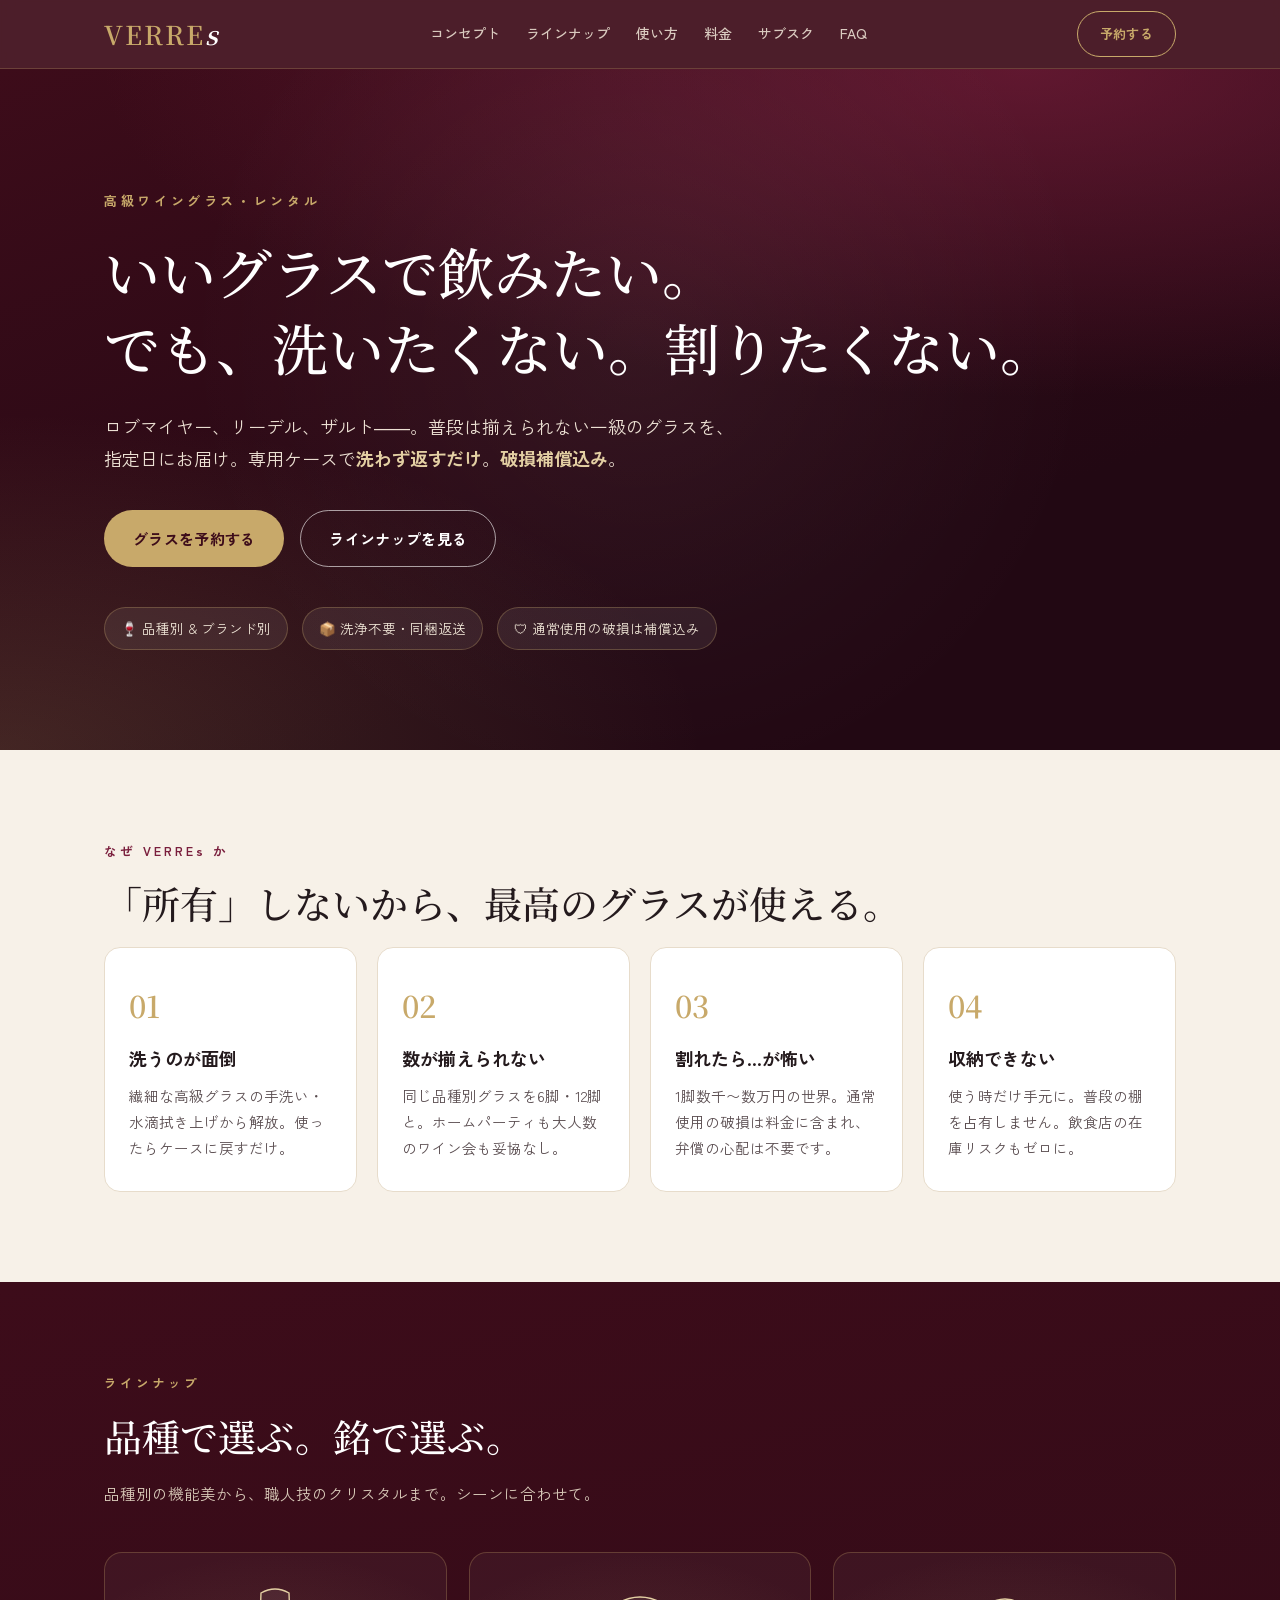
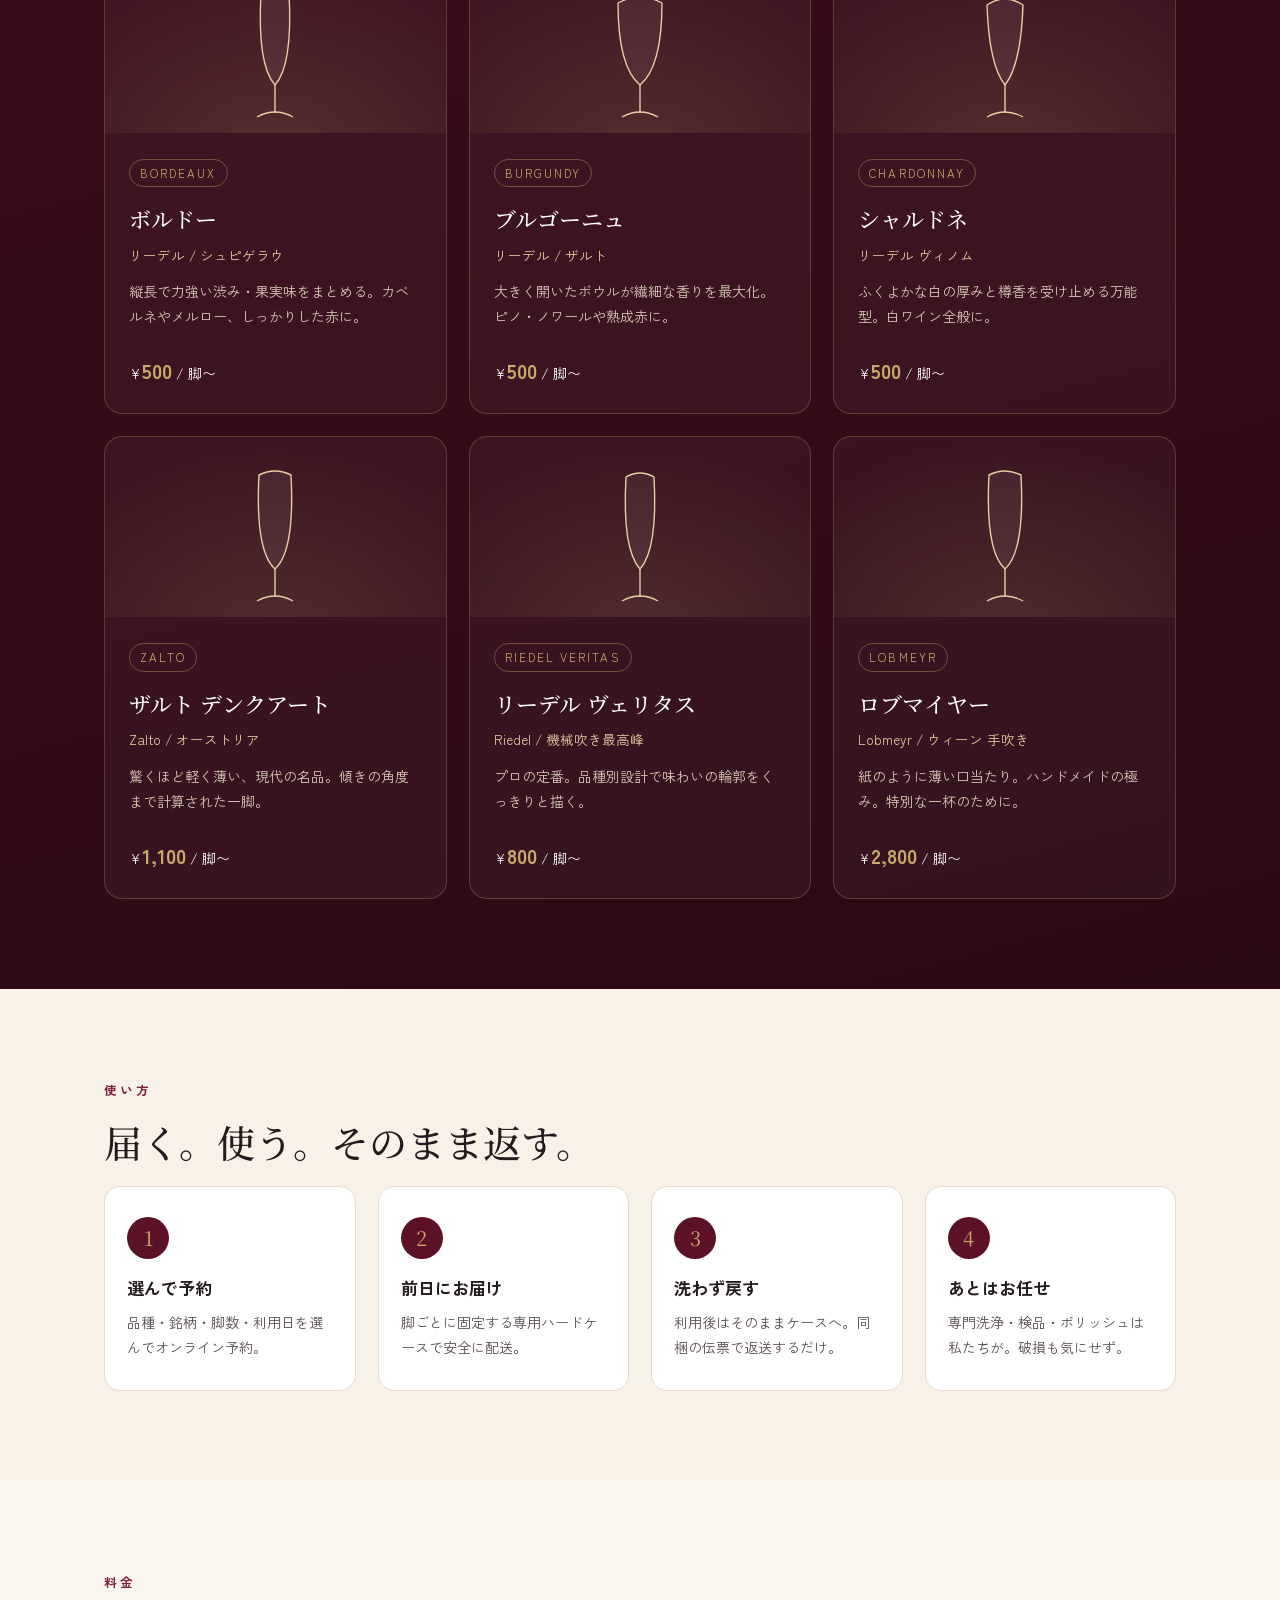
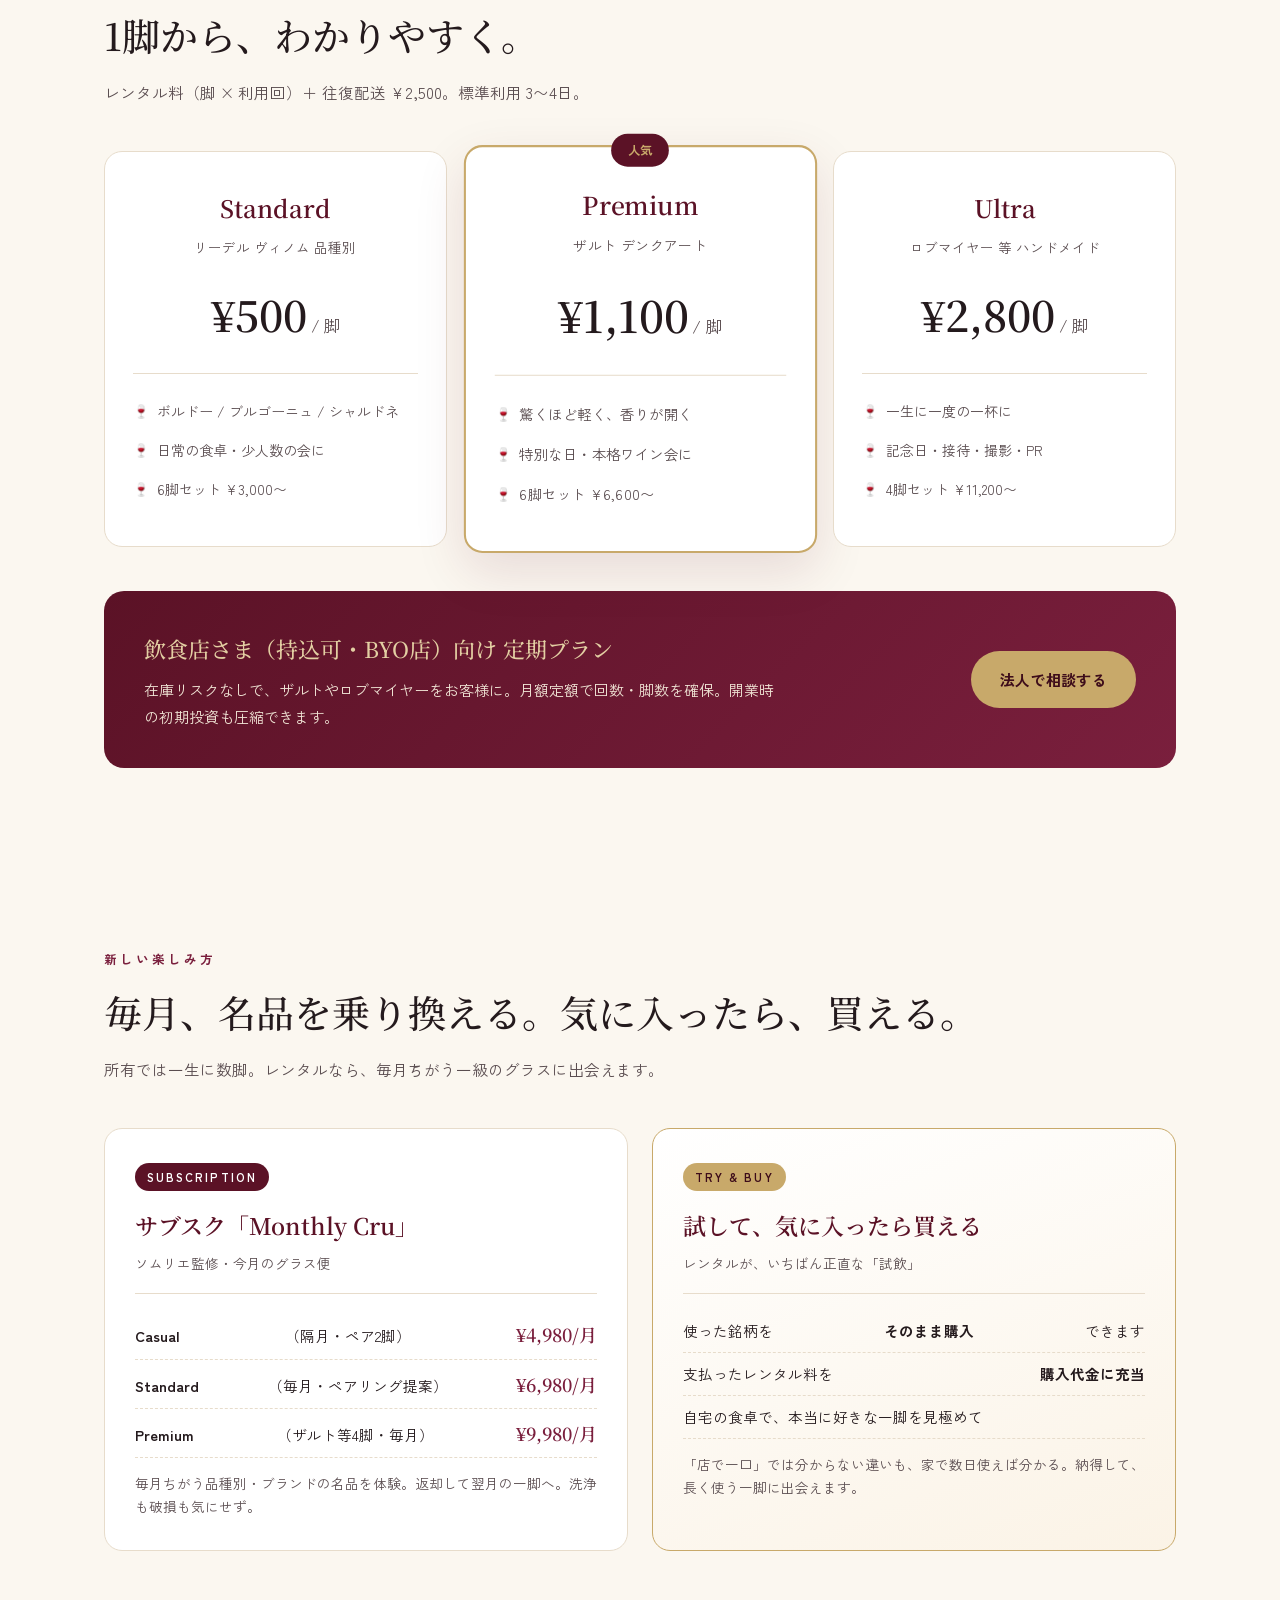
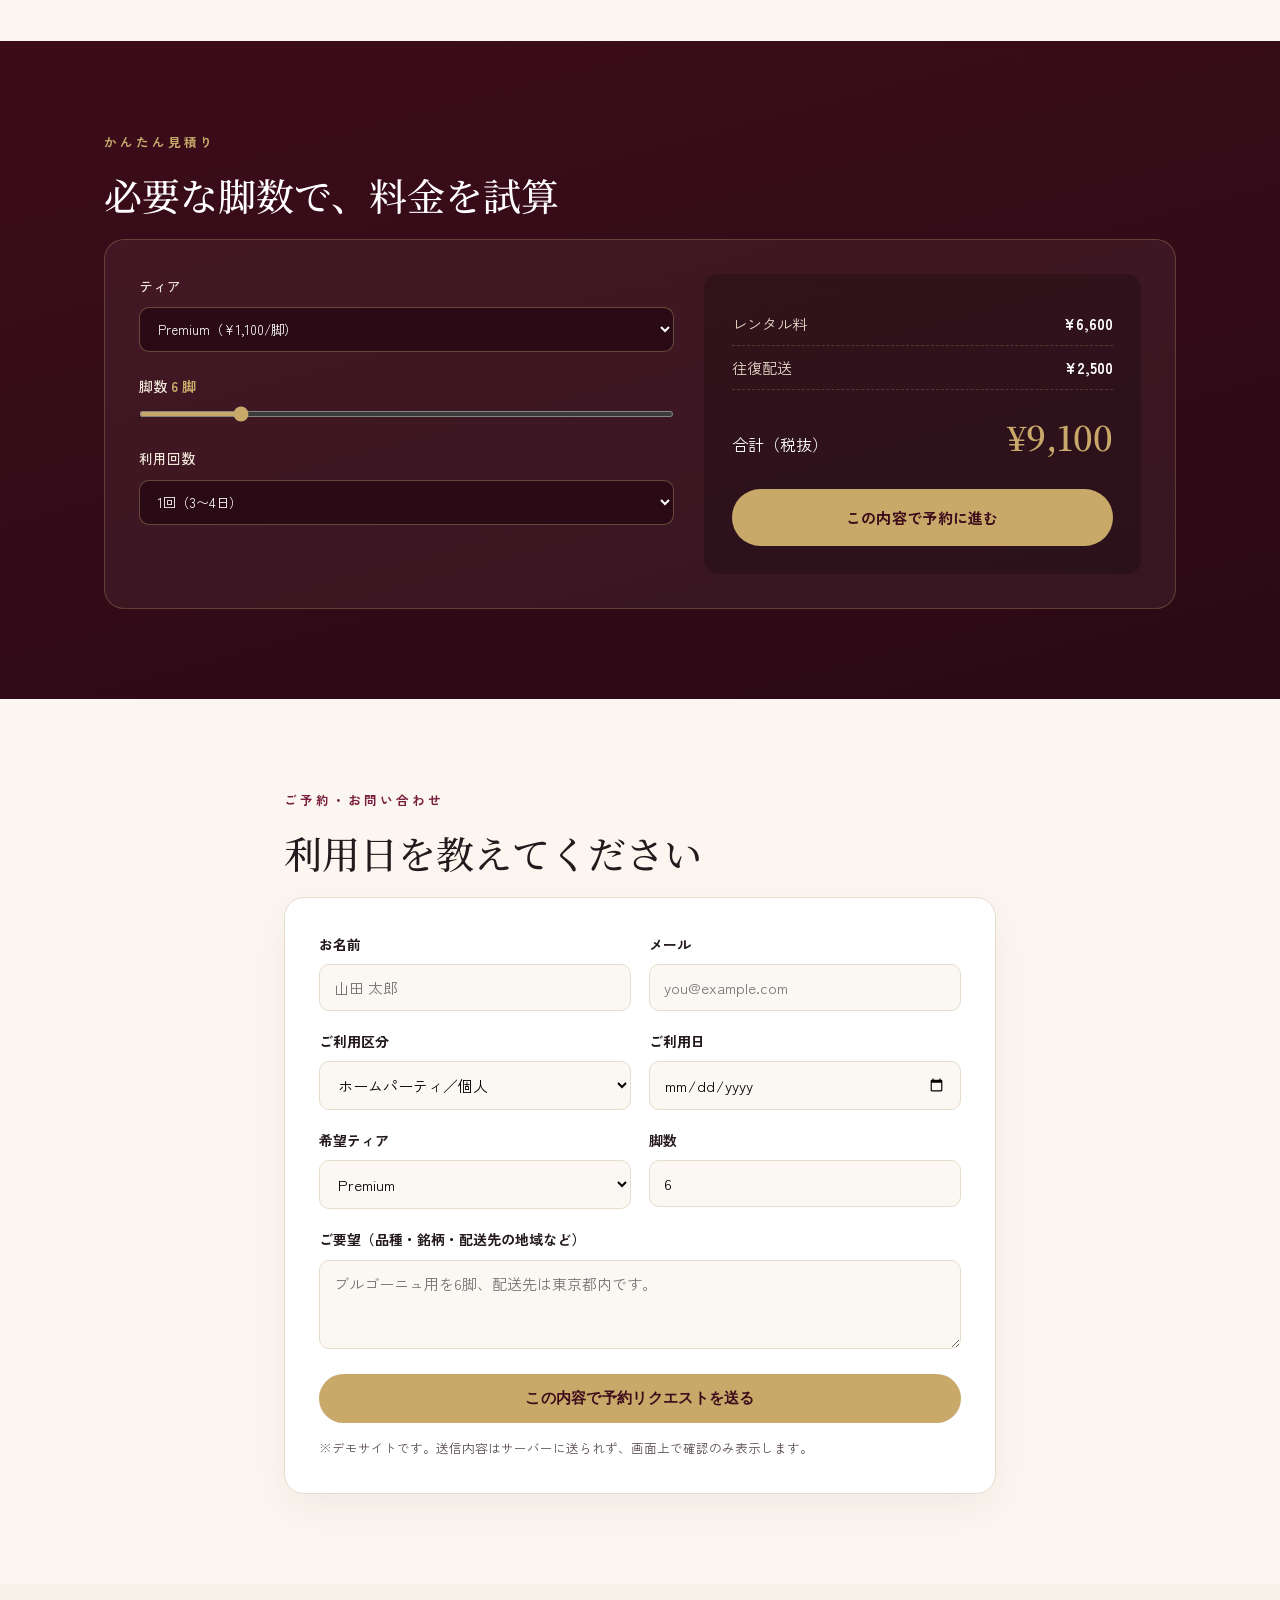
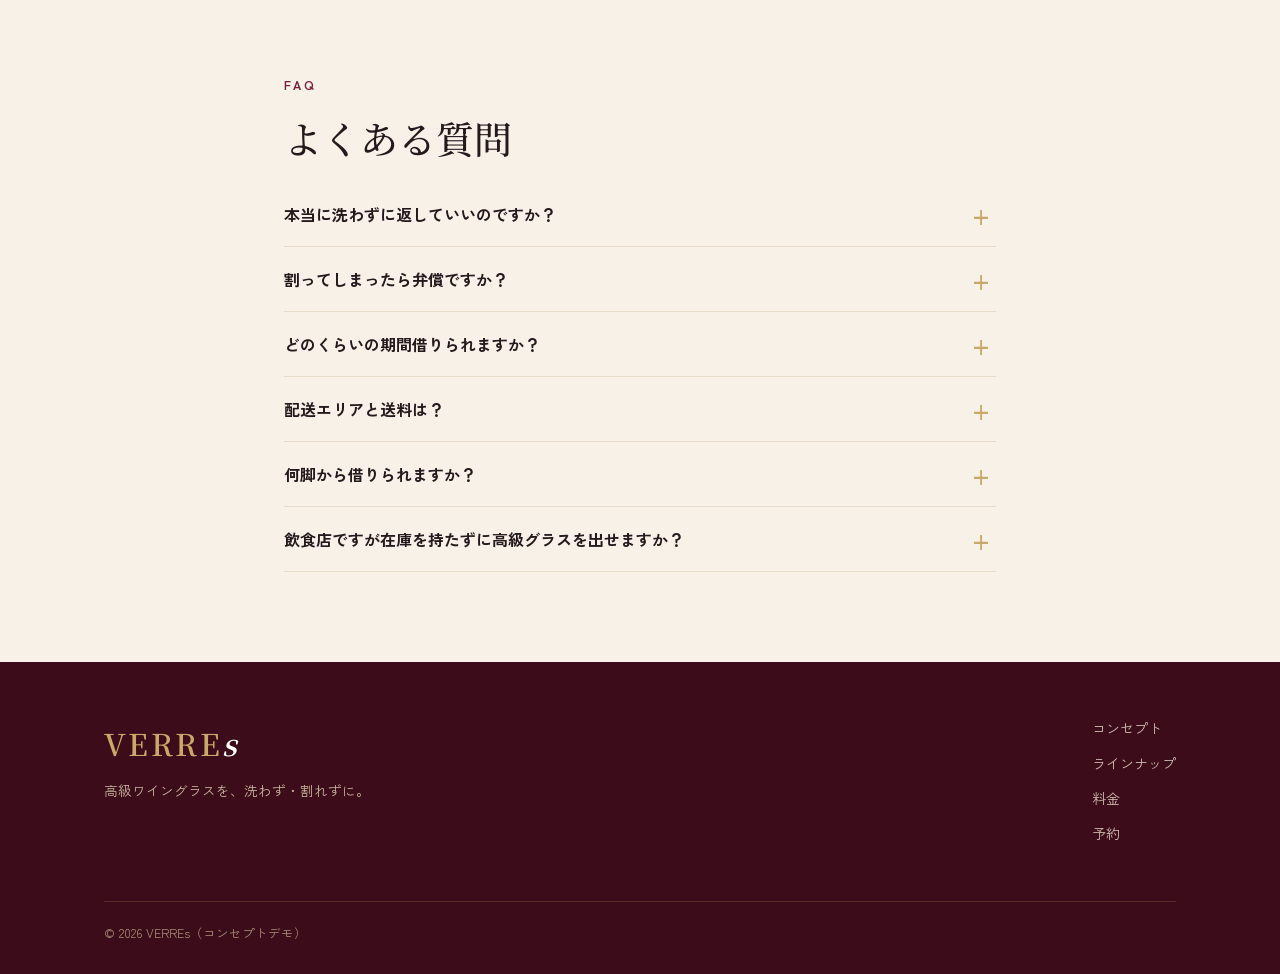
<file: wine_glass_rental/site/index.html>
<!DOCTYPE html>
<html lang="ja">
<head>
<meta charset="UTF-8" />
<meta name="viewport" content="width=device-width, initial-scale=1.0" />
<title>VERREs｜高級ワイングラスを、洗わず・割れずに。レンタル</title>
<meta name="description" content="ロブマイヤー・リーデル・ザルト。品種別の高級ワイングラスを指定日にお届け。専用ケースで洗わず返すだけ。破損補償込み。持込み可の飲食店・ホームパーティへ。" />
<link rel="preconnect" href="https://fonts.googleapis.com" />
<link rel="preconnect" href="https://fonts.gstatic.com" crossorigin />
<link href="https://fonts.googleapis.com/css2?family=Cormorant+Garamond:wght@400;500;600&family=Noto+Serif+JP:wght@300;400;500;600&family=Zen+Kaku+Gothic+New:wght@400;500;700&display=swap" rel="stylesheet" />
<link rel="stylesheet" href="styles.css" />
</head>
<body>
<header class="site-header" id="top">
  <div class="wrap nav">
    <a class="brand" href="#top">VERRE<span>s</span></a>
    <nav class="nav-links">
      <a href="#concept">コンセプト</a>
      <a href="#lineup">ラインナップ</a>
      <a href="#flow">使い方</a>
      <a href="#pricing">料金</a>
      <a href="#subscribe">サブスク</a>
      <a href="#faq">FAQ</a>
    </nav>
    <a href="#reserve" class="btn btn-ghost nav-cta">予約する</a>
  </div>
</header>

<!-- HERO -->
<section class="hero">
  <div class="hero-bg" aria-hidden="true"></div>
  <div class="wrap hero-inner">
    <p class="eyebrow">高級ワイングラス・レンタル</p>
    <h1>いいグラスで飲みたい。<br />でも、洗いたくない。割りたくない。</h1>
    <p class="lead">ロブマイヤー、リーデル、ザルト――。普段は揃えられない一級のグラスを、<br class="pc" />指定日にお届け。専用ケースで<strong>洗わず返すだけ</strong>。<strong>破損補償込み</strong>。</p>
    <div class="hero-cta">
      <a href="#reserve" class="btn btn-primary">グラスを予約する</a>
      <a href="#lineup" class="btn btn-line">ラインナップを見る</a>
    </div>
    <ul class="hero-badges">
      <li>🍷 品種別 & ブランド別</li>
      <li>📦 洗浄不要・同梱返送</li>
      <li>🛡 通常使用の破損は補償込み</li>
    </ul>
  </div>
</section>

<!-- PAIN / CONCEPT -->
<section id="concept" class="section">
  <div class="wrap">
    <p class="section-eyebrow">なぜ VERREs か</p>
    <h2 class="section-title">「所有」しないから、最高のグラスが使える。</h2>
    <div class="pain-grid">
      <div class="pain-card">
        <span class="pain-no">01</span>
        <h3>洗うのが面倒</h3>
        <p>繊細な高級グラスの手洗い・水滴拭き上げから解放。使ったらケースに戻すだけ。</p>
      </div>
      <div class="pain-card">
        <span class="pain-no">02</span>
        <h3>数が揃えられない</h3>
        <p>同じ品種別グラスを6脚・12脚と。ホームパーティも大人数のワイン会も妥協なし。</p>
      </div>
      <div class="pain-card">
        <span class="pain-no">03</span>
        <h3>割れたら…が怖い</h3>
        <p>1脚数千〜数万円の世界。通常使用の破損は料金に含まれ、弁償の心配は不要です。</p>
      </div>
      <div class="pain-card">
        <span class="pain-no">04</span>
        <h3>収納できない</h3>
        <p>使う時だけ手元に。普段の棚を占有しません。飲食店の在庫リスクもゼロに。</p>
      </div>
    </div>
  </div>
</section>

<!-- LINEUP -->
<section id="lineup" class="section section-dark">
  <div class="wrap">
    <p class="section-eyebrow light">ラインナップ</p>
    <h2 class="section-title light">品種で選ぶ。銘で選ぶ。</h2>
    <p class="section-sub">品種別の機能美から、職人技のクリスタルまで。シーンに合わせて。</p>
    <div class="cards" id="lineupCards"></div>
  </div>
</section>

<!-- FLOW -->
<section id="flow" class="section">
  <div class="wrap">
    <p class="section-eyebrow">使い方</p>
    <h2 class="section-title">届く。使う。そのまま返す。</h2>
    <ol class="flow">
      <li><span class="flow-num">1</span><h3>選んで予約</h3><p>品種・銘柄・脚数・利用日を選んでオンライン予約。</p></li>
      <li><span class="flow-num">2</span><h3>前日にお届け</h3><p>脚ごとに固定する専用ハードケースで安全に配送。</p></li>
      <li><span class="flow-num">3</span><h3>洗わず戻す</h3><p>利用後はそのままケースへ。同梱の伝票で返送するだけ。</p></li>
      <li><span class="flow-num">4</span><h3>あとはお任せ</h3><p>専門洗浄・検品・ポリッシュは私たちが。破損も気にせず。</p></li>
    </ol>
  </div>
</section>

<!-- PRICING -->
<section id="pricing" class="section section-cream">
  <div class="wrap">
    <p class="section-eyebrow">料金</p>
    <h2 class="section-title">1脚から、わかりやすく。</h2>
    <p class="section-sub">レンタル料（脚 × 利用回）＋ 往復配送 ¥2,500。標準利用 3〜4日。</p>
    <div class="price-grid">
      <div class="price-card">
        <h3>Standard</h3>
        <p class="price-eg">リーデル ヴィノム 品種別</p>
        <p class="price"><span>¥500</span> / 脚</p>
        <ul><li>ボルドー / ブルゴーニュ / シャルドネ</li><li>日常の食卓・少人数の会に</li><li>6脚セット ¥3,000〜</li></ul>
      </div>
      <div class="price-card featured">
        <span class="ribbon">人気</span>
        <h3>Premium</h3>
        <p class="price-eg">ザルト デンクアート</p>
        <p class="price"><span>¥1,100</span> / 脚</p>
        <ul><li>驚くほど軽く、香りが開く</li><li>特別な日・本格ワイン会に</li><li>6脚セット ¥6,600〜</li></ul>
      </div>
      <div class="price-card">
        <h3>Ultra</h3>
        <p class="price-eg">ロブマイヤー 等 ハンドメイド</p>
        <p class="price"><span>¥2,800</span> / 脚</p>
        <ul><li>一生に一度の一杯に</li><li>記念日・接待・撮影・PR</li><li>4脚セット ¥11,200〜</li></ul>
      </div>
    </div>

    <!-- B2B -->
    <div class="b2b">
      <div>
        <h3>飲食店さま（持込可・BYO店）向け 定期プラン</h3>
        <p>在庫リスクなしで、ザルトやロブマイヤーをお客様に。月額定額で回数・脚数を確保。開業時の初期投資も圧縮できます。</p>
      </div>
      <a href="#reserve" class="btn btn-primary">法人で相談する</a>
    </div>
  </div>
</section>

<!-- SUBSCRIPTION & TRY&BUY -->
<section id="subscribe" class="section section-cream">
  <div class="wrap">
    <p class="section-eyebrow">新しい楽しみ方</p>
    <h2 class="section-title">毎月、名品を乗り換える。気に入ったら、買える。</h2>
    <p class="section-sub">所有では一生に数脚。レンタルなら、毎月ちがう一級のグラスに出会えます。</p>
    <div class="sub-grid">
      <div class="sub-card">
        <span class="sub-tag">SUBSCRIPTION</span>
        <h3>サブスク「Monthly Cru」</h3>
        <p class="sub-eg">ソムリエ監修・今月のグラス便</p>
        <ul>
          <li><b>Casual</b>（隔月・ペア2脚）<span>¥4,980/月</span></li>
          <li><b>Standard</b>（毎月・ペアリング提案）<span>¥6,980/月</span></li>
          <li><b>Premium</b>（ザルト等4脚・毎月）<span>¥9,980/月</span></li>
        </ul>
        <p class="sub-note">毎月ちがう品種別・ブランドの名品を体験。返却して翌月の一脚へ。洗浄も破損も気にせず。</p>
      </div>
      <div class="sub-card accent">
        <span class="sub-tag gold">TRY &amp; BUY</span>
        <h3>試して、気に入ったら買える</h3>
        <p class="sub-eg">レンタルが、いちばん正直な「試飲」</p>
        <ul>
          <li>使った銘柄を<b>そのまま購入</b>できます</li>
          <li>支払ったレンタル料を<b>購入代金に充当</b></li>
          <li>自宅の食卓で、本当に好きな一脚を見極めて</li>
        </ul>
        <p class="sub-note">「店で一口」では分からない違いも、家で数日使えば分かる。納得して、長く使う一脚に出会えます。</p>
      </div>
    </div>
  </div>
</section>

<!-- SIMULATOR -->
<section id="sim" class="section section-dark">
  <div class="wrap">
    <p class="section-eyebrow light">かんたん見積り</p>
    <h2 class="section-title light">必要な脚数で、料金を試算</h2>
    <div class="sim">
      <div class="sim-controls">
        <label>ティア
          <select id="simTier">
            <option value="500">Standard（¥500/脚）</option>
            <option value="1100" selected>Premium（¥1,100/脚）</option>
            <option value="2800">Ultra（¥2,800/脚）</option>
          </select>
        </label>
        <label>脚数 <span id="simQtyLabel">6 脚</span>
          <input type="range" id="simQty" min="2" max="24" step="2" value="6" />
        </label>
        <label>利用回数
          <select id="simTimes">
            <option value="1" selected>1回（3〜4日）</option>
            <option value="2">2回</option>
            <option value="3">3回</option>
          </select>
        </label>
      </div>
      <div class="sim-result">
        <p class="sim-line">レンタル料 <span id="simRental">¥6,600</span></p>
        <p class="sim-line">往復配送 <span id="simShip">¥2,500</span></p>
        <p class="sim-total">合計（税抜） <span id="simTotal">¥9,100</span></p>
        <a href="#reserve" class="btn btn-primary full">この内容で予約に進む</a>
      </div>
    </div>
  </div>
</section>

<!-- RESERVE -->
<section id="reserve" class="section section-cream">
  <div class="wrap narrow">
    <p class="section-eyebrow">ご予約・お問い合わせ</p>
    <h2 class="section-title">利用日を教えてください</h2>
    <form class="reserve-form" id="reserveForm" novalidate>
      <div class="grid2">
        <label>お名前<input type="text" name="name" required placeholder="山田 太郎" /></label>
        <label>メール<input type="email" name="email" required placeholder="you@example.com" /></label>
      </div>
      <div class="grid2">
        <label>ご利用区分
          <select name="usage"><option>ホームパーティ／個人</option><option>持込可レストラン</option><option>ケータリング／イベント</option><option>撮影・PR・法人</option></select>
        </label>
        <label>ご利用日<input type="date" name="date" required /></label>
      </div>
      <div class="grid2">
        <label>希望ティア
          <select name="tier"><option>Standard</option><option selected>Premium</option><option>Ultra</option><option>相談したい</option></select>
        </label>
        <label>脚数<input type="number" name="qty" min="2" value="6" /></label>
      </div>
      <label>ご要望（品種・銘柄・配送先の地域など）<textarea name="note" rows="3" placeholder="ブルゴーニュ用を6脚、配送先は東京都内です。"></textarea></label>
      <button type="submit" class="btn btn-primary full">この内容で予約リクエストを送る</button>
      <p class="form-note" id="formNote" hidden></p>
      <p class="form-fine">※デモサイトです。送信内容はサーバーに送られず、画面上で確認のみ表示します。</p>
    </form>
  </div>
</section>

<!-- FAQ -->
<section id="faq" class="section">
  <div class="wrap narrow">
    <p class="section-eyebrow">FAQ</p>
    <h2 class="section-title">よくある質問</h2>
    <div class="faq" id="faqList"></div>
  </div>
</section>

<footer class="site-footer">
  <div class="wrap foot">
    <div>
      <a class="brand brand-foot" href="#top">VERRE<span>s</span></a>
      <p class="foot-tag">高級ワイングラスを、洗わず・割れずに。</p>
    </div>
    <nav class="foot-links">
      <a href="#concept">コンセプト</a>
      <a href="#lineup">ラインナップ</a>
      <a href="#pricing">料金</a>
      <a href="#reserve">予約</a>
    </nav>
    <p class="copy">© 2026 VERREs（コンセプトデモ）</p>
  </div>
</footer>

<script src="script.js"></script>
</body>
</html>
</file>
<file: wine_glass_rental/deck/deck.css>
:root{
  --bordeaux:#5b1226; --bordeaux-deep:#3d0c1a; --wine:#7a1f3d;
  --gold:#c8a96a; --gold-soft:#e3cfa3; --cream:#faf6ef; --paper:#fff;
  --ink:#241a1d; --ink-soft:#5c4f52; --line:#e7dccb; --line2:#efe7d8;
  --pos:#2c7a4b; --neg:#b03a3a;
  --serif:"Noto Serif JP",serif; --sans:"Zen Kaku Gothic New",system-ui,sans-serif;
}
*{box-sizing:border-box;margin:0;padding:0}
html,body{height:100%}
body{font-family:var(--sans);color:var(--ink);background:#2a2024;line-height:1.7;-webkit-font-smoothing:antialiased}

/* deck = horizontal scroll-snap of full-viewport slides */
#deck{height:100vh;overflow-y:scroll;scroll-snap-type:y mandatory;scroll-behavior:smooth}
.slide{
  position:relative;min-height:100vh;scroll-snap-align:start;
  background:var(--cream);padding:54px 64px 64px;display:flex;flex-direction:column;
  border-bottom:1px solid rgba(0,0,0,.06);
}
.slide::after{content:"VERREs";position:absolute;right:26px;bottom:18px;font-family:var(--serif);
  color:var(--gold);opacity:.5;font-size:13px;letter-spacing:.18em}

/* headings */
h2{font-family:var(--serif);font-weight:600;font-size:30px;color:var(--bordeaux);
  border-bottom:2px solid var(--gold);padding-bottom:14px;margin-bottom:26px;display:flex;align-items:baseline;gap:16px}
.kicker{font-family:var(--serif);font-size:18px;color:#fff;background:var(--bordeaux);
  border-radius:8px;padding:2px 12px;letter-spacing:.05em}
h3{font-size:18px;color:var(--bordeaux);margin-bottom:12px}
h4{font-size:15px;color:var(--wine);margin-bottom:8px}

.mt{margin-top:20px}
ul.bullets{list-style:none;display:flex;flex-direction:column;gap:11px}
ul.bullets li{position:relative;padding-left:22px;font-size:15.5px;color:var(--ink)}
ul.bullets.sm li{font-size:14px;gap:8px}
ul.bullets li::before{content:"";position:absolute;left:2px;top:11px;width:8px;height:8px;
  background:var(--gold);transform:rotate(45deg)}
b{color:var(--bordeaux-deep)}

.two-col{display:grid;grid-template-columns:1fr 1fr;gap:36px;align-items:start}
.three-scn{display:grid;grid-template-columns:repeat(3,1fr);gap:16px}

/* takeaway / callout / note */
.takeaway{margin-top:auto;background:linear-gradient(135deg,var(--bordeaux),var(--wine));
  color:#fbf3e6;padding:16px 22px;border-radius:12px;font-size:15.5px}
.takeaway b{color:var(--gold-soft)}
.callout{background:#fff;border-left:5px solid var(--gold);border-radius:10px;
  padding:18px 22px;font-size:15px;box-shadow:0 6px 20px rgba(91,18,38,.06)}
.note{font-size:13px;color:var(--ink-soft);margin-top:12px;line-height:1.6}
.takeaway+.slide{}

/* title slide */
.title-slide{justify-content:center;align-items:flex-start;
  background:radial-gradient(120% 90% at 85% 10%,rgba(122,31,61,.55),transparent 55%),
   linear-gradient(160deg,var(--bordeaux-deep),#220813);color:#fff;padding:72px 80px}
.title-slide::after{color:var(--gold);opacity:.7}
.title-mark{font-family:var(--serif);font-size:40px;color:var(--gold);letter-spacing:.12em}
.title-mark span{color:#fff;font-style:italic}
.title-rule{width:90px;height:3px;background:var(--gold);margin:22px 0 30px}
.title-slide h1{font-family:var(--serif);font-weight:600;font-size:46px;line-height:1.4;color:#fff}
.title-sub{font-size:19px;color:var(--gold-soft);margin:22px 0 40px;max-width:760px}
.title-meta{font-size:16px;color:#ece0d3;line-height:2}
.title-meta b{color:var(--gold)}
.title-foot{position:absolute;bottom:40px;left:80px;right:80px;font-size:12px;color:#b59c83}

/* stat grid */
.stat-grid{display:grid;grid-template-columns:1fr 1fr;gap:12px}
.stat{background:#fff;border:1px solid var(--line);border-radius:10px;padding:12px 14px;text-align:center}
.stat-num{display:block;font-family:var(--serif);font-size:24px;font-weight:600;color:var(--bordeaux)}
.stat-lab{display:block;font-size:11.5px;color:var(--ink-soft);margin-top:2px}

/* problem cards */
.card-row{display:grid;grid-template-columns:repeat(4,1fr);gap:16px;margin-bottom:22px}
.pcard,.vcard{background:#fff;border:1px solid var(--line);border-radius:12px;padding:20px 18px}
.pno{font-family:var(--serif);font-size:26px;color:var(--gold);font-weight:600}
.pcard h3{font-size:16px;margin:6px 0 8px}.pcard p{font-size:13.5px;color:var(--ink-soft)}
.vcard h3{font-size:16px}.vcard p{font-size:13.5px;color:var(--ink-soft)}

/* flow */
.flow-row{display:flex;align-items:stretch;gap:10px;margin-bottom:8px}
.fstep{flex:1;background:#fff;border:1px solid var(--line);border-radius:12px;padding:18px 16px}
.fnum{display:inline-flex;align-items:center;justify-content:center;width:38px;height:38px;border-radius:50%;
  background:var(--bordeaux);color:var(--gold);font-family:var(--serif);font-size:19px;margin-bottom:10px}
.fstep h3{font-size:16px;margin-bottom:6px}.fstep p{font-size:13px;color:var(--ink-soft)}
.farrow{display:flex;align-items:center;color:var(--gold);font-size:26px;font-weight:700}
.mini-card{background:#fff;border:1px solid var(--line);border-radius:12px;padding:18px 20px}

/* why */
.why-grid{display:grid;grid-template-columns:1fr 1fr;gap:18px;margin-bottom:8px}
.why{background:#fff;border:1px solid var(--line);border-radius:12px;padding:18px 22px}
.why h3{font-size:17px}.why p{font-size:14px;color:var(--ink-soft)}

/* tables */
.tbl{width:100%;border-collapse:collapse;background:#fff;border-radius:10px;overflow:hidden;
  box-shadow:0 4px 16px rgba(91,18,38,.05);font-size:14.5px}
.tbl.full{font-size:14px}.tbl.sm{font-size:13px}.tbl.mini{font-size:13px;box-shadow:none}
.tbl th{background:var(--bordeaux);color:#fbf3e6;text-align:left;padding:10px 14px;font-weight:500;font-size:13px}
.tbl td{padding:9px 14px;border-top:1px solid var(--line2)}
.tbl tr:nth-child(even) td{background:#fbf8f2}
.tbl .num{text-align:right;font-variant-numeric:tabular-nums;white-space:nowrap}
.tbl .pos{color:var(--pos);font-weight:600}.tbl .neg{color:var(--neg);font-weight:600}
.tbl tr.total td{background:var(--gold-soft)!important;font-weight:700;border-top:2px solid var(--gold)}
.tbl tr.sub td{background:#f3ead9!important;font-weight:600}
.tbl.mini td{border-top:1px solid var(--line2);padding:6px 10px}
.tbl.mini td:first-child{color:var(--ink-soft);width:38%}

/* priority chips */
.pri{display:inline-block;padding:2px 10px;border-radius:999px;font-size:11.5px;font-weight:700;color:#fff}
.pri.h{background:var(--bordeaux)}.pri.m{background:var(--wine)}.pri.l{background:#a98c63}

/* funnel */
.funnel{width:100%;max-width:360px}
.funnel .tam{fill:var(--gold-soft)}.funnel .sam{fill:var(--gold)}.funnel .som{fill:var(--bordeaux)}
.funnel .ftxt{fill:var(--bordeaux-deep);font-family:var(--serif);font-size:20px;font-weight:600;text-anchor:middle}
.funnel .ftxt.sm{fill:#fff}

/* position map */
.posmap{width:100%;max-width:340px}
.posmap .axis{stroke:#caa;stroke-width:1.5}
.posmap .axl{fill:var(--ink-soft);font-size:10px}
.posmap .dot{stroke:#fff;stroke-width:2}
.posmap .dot.gray{fill:#b9a;opacity:.7}.posmap .dot.gold{fill:var(--bordeaux)}
.posmap .dotl{fill:#fff;font-size:11px;text-anchor:middle;font-weight:700}
.posmap .dotl.b{font-size:13px}
.posmap text.dotl:not(.b){fill:#3a2a2e}
.posmap circle.gold ~ text{fill:#fff}

/* business model */
.bm-grid{display:grid;grid-template-columns:repeat(4,1fr);gap:16px}
.bm{background:#fff;border:1px solid var(--line);border-radius:12px;padding:18px 16px}
.bm h4{font-size:14.5px}.bm p{font-size:13px;color:var(--ink-soft)}

/* ops */
.ops-row{display:grid;grid-template-columns:repeat(5,1fr);gap:12px}
.ops{background:#fff;border:1px solid var(--line);border-radius:12px;padding:16px 14px}
.ops h4{font-size:14px}.ops p{font-size:12.5px;color:var(--ink-soft)}

.metric-box{background:#fff;border:1px solid var(--line);border-radius:12px;padding:18px}

/* charts */
.chart-wrap{background:#fff;border:1px solid var(--line);border-radius:12px;padding:18px;margin-bottom:16px}
.cfchart,.bepchart{width:100%}
.cfchart .axis,.bepchart .axis{stroke:#caa;stroke-width:1.5}
.cfchart .zero{stroke:#c98;stroke-width:1.5;stroke-dasharray:4 4}
.cfchart .axl{fill:var(--ink-soft);font-size:11px}.cfchart .axl.r{text-anchor:end}
.cfbars .bar.gold{fill:var(--gold)}
.cflbl text{fill:var(--bordeaux-deep);font-size:13px;font-weight:700;text-anchor:middle}
.cfx text{fill:var(--ink-soft);font-size:11.5px;text-anchor:middle}
.bepchart .fixed{stroke:#9a8;stroke-width:2;stroke-dasharray:5 4}
.bepchart .tcost{stroke:var(--wine);stroke-width:2.5}
.bepchart .rev{stroke:var(--gold);stroke-width:3}
.bepchart .bep{fill:var(--bordeaux)}
.bepchart .bepline{stroke:var(--bordeaux);stroke-width:1;stroke-dasharray:3 3}
.bepchart .axl{fill:var(--ink-soft);font-size:11px}.bepchart .axl.c{text-anchor:middle}

/* ask box */
.ask-box{background:linear-gradient(135deg,var(--bordeaux),var(--wine));color:#fff;border-radius:16px;padding:26px 28px}
.ask-lab{color:var(--gold-soft);font-size:14px;letter-spacing:.1em}
.ask-num{font-family:var(--serif);font-size:46px;font-weight:600;color:var(--gold);margin:4px 0 16px}
.ask-box .tbl.mini{background:transparent;color:#f3e8d9}
.ask-box .tbl.mini td{border-color:rgba(255,255,255,.18)}
.ask-box .tbl.mini td:first-child{color:var(--gold-soft)}

/* donut */
.donut{width:100%;max-width:230px;display:block;margin:0 auto}
.donut .dbg{fill:none;stroke:#eee3d0;stroke-width:34}
.donut .seg{fill:none;stroke-width:34;stroke-dasharray:0 502;transition:none}
.donut .seg.s1{stroke:var(--bordeaux);stroke-dasharray:129 502}             /* 26% 初期在庫 */
.donut .seg.s2{stroke:var(--wine);stroke-dasharray:156 502;stroke-dashoffset:-129} /* 31% 設備 */
.donut .seg.s3{stroke:var(--gold);stroke-dasharray:50 502;stroke-dashoffset:-285}  /* 10% 追加在庫 */
.donut .seg.s4{stroke:var(--gold-soft);stroke-dasharray:54 502;stroke-dashoffset:-335}/*11% 広告*/
.donut .seg.s5{stroke:#a98c63;stroke-dasharray:113 502;stroke-dashoffset:-389}     /* 22% 人件運転 */
.donut .dctr{fill:var(--bordeaux);font-family:var(--serif);font-size:26px;font-weight:600;text-anchor:middle}
.donut .dctr.sm{font-size:12px;fill:var(--ink-soft);font-family:var(--sans)}
.legend{display:flex;flex-wrap:wrap;gap:8px 16px;justify-content:center;margin-top:12px;font-size:12.5px;color:var(--ink-soft)}
.legend i{display:inline-block;width:11px;height:11px;border-radius:2px;margin-right:5px;vertical-align:middle}
.legend .l1{background:var(--bordeaux)}.legend .l2{background:var(--wine)}.legend .l3{background:var(--gold)}
.legend .l4{background:var(--gold-soft)}.legend .l5{background:#a98c63}

/* scenarios */
.scn{border-radius:12px;padding:16px 18px;color:#fff}
.scn h4{color:#fff;font-size:15px}.scn p{font-size:13px;opacity:.95}
.scn.neg{background:#9a4a4a}.scn.mid{background:var(--bordeaux)}.scn.pos{background:var(--pos)}

/* esg */
.esg-grid{display:grid;grid-template-columns:1fr 1fr;gap:18px;margin-bottom:10px}
.esg{background:#fff;border:1px solid var(--line);border-radius:12px;padding:18px 22px;border-top:4px solid var(--gold)}
.esg.env{border-top-color:#3f7a4f}.esg.soc{border-top-color:#7a1f3d}
.esg.cul{border-top-color:#b8862b}.esg.gov{border-top-color:#3a5a7a}
.esg h3{font-size:16px}.esg p{font-size:13.5px;color:var(--ink-soft)}

/* timeline */
.timeline{display:flex;flex-direction:column;gap:14px}
.tl{display:flex;gap:20px;align-items:stretch;background:#fff;border:1px solid var(--line);border-radius:12px;overflow:hidden}
.tlph{background:var(--bordeaux);color:var(--gold);font-family:var(--serif);font-weight:600;font-size:15px;
  padding:16px 20px;display:flex;align-items:center;text-align:center;min-width:140px;justify-content:center;line-height:1.4}
.tlbody{padding:14px 20px}.tlbody h4{font-size:15.5px}.tlbody p{font-size:13.5px;color:var(--ink-soft)}

/* flywheel */
.flywheel{width:100%;max-width:360px;display:block;margin:0 auto}
.flywheel .fwarc{fill:none;stroke:var(--wine);stroke-width:2.5}
.flywheel .fwnode{stroke:#fff;stroke-width:3}
.flywheel .fwnode.n1{fill:var(--bordeaux)}
.flywheel .fwnode.n2{fill:var(--wine)}
.flywheel .fwnode.n3{fill:#a98c63}
.flywheel .fwt{fill:#fff;font-size:15px;font-weight:700;text-anchor:middle;font-family:var(--serif)}
.flywheel .fwt.s{fill:var(--gold-soft);font-size:11px;font-family:var(--sans)}
.flywheel .fwc{fill:var(--bordeaux);font-size:12.5px;font-weight:700;text-anchor:middle}

/* ordered list */
.numlist{counter-reset:nl;list-style:none;display:flex;flex-direction:column;gap:9px}
.numlist li{position:relative;padding-left:34px;font-size:14px;color:var(--ink)}
.numlist li::before{counter-increment:nl;content:counter(nl);position:absolute;left:0;top:0;
  width:24px;height:24px;border-radius:50%;background:var(--bordeaux);color:var(--gold);
  font-family:var(--serif);font-size:13px;display:flex;align-items:center;justify-content:center}

/* status flow */
.statusflow{display:flex;flex-wrap:wrap;align-items:center;gap:6px;background:#fff;border:1px solid var(--line);border-radius:12px;padding:16px}
.statusflow span{background:var(--gold-soft);color:var(--bordeaux-deep);font-size:12.5px;font-weight:700;padding:6px 11px;border-radius:8px}
.statusflow span.ok{background:var(--pos);color:#fff}
.statusflow i{color:var(--gold);font-style:normal;font-weight:700}

/* memo / sm0 */
.memo{font-size:13px;color:var(--neg);font-weight:700;background:#fdeeee;border:1px solid #e6c5c5;padding:2px 10px;border-radius:6px}
.sm0{font-size:12.5px}
.title-meta b{color:var(--gold)}
h2 u{text-decoration-color:var(--gold);text-underline-offset:4px}

/* kpi */
.kpi-grid{display:grid;grid-template-columns:repeat(4,1fr);gap:14px;margin-bottom:10px}
.kpi{background:#fff;border:1px solid var(--line);border-radius:12px;padding:16px}
.kn{display:block;font-weight:700;color:var(--bordeaux);font-size:15px;margin-bottom:6px}
.kd{display:block;font-size:12.5px;color:var(--ink-soft)}

/* closing */
.closing{background:linear-gradient(160deg,var(--bordeaux-deep),#220813);color:#fff}
.closing h2{color:#fff;border-color:var(--gold)}.closing .kicker{background:var(--gold);color:var(--bordeaux-deep)}
.closing::after{color:var(--gold)}
.closing-grid{display:grid;grid-template-columns:repeat(4,1fr);gap:18px;margin:10px 0 30px}
.cl{background:rgba(255,255,255,.06);border:1px solid rgba(200,169,106,.3);border-radius:14px;padding:22px 18px;text-align:center}
.cln{display:block;font-family:var(--serif);font-size:30px;font-weight:600;color:var(--gold);margin-bottom:10px}
.cl p{font-size:13.5px;color:#ece0d3}
.closing-msg{margin-top:auto;font-family:var(--serif);font-size:22px;line-height:1.7;color:var(--gold-soft);text-align:center}

/* chrome: progress, counter, nav */
.progress{position:fixed;top:0;left:0;right:0;height:4px;background:rgba(0,0,0,.15);z-index:100}
.progress-bar{height:100%;width:0;background:linear-gradient(90deg,var(--gold),var(--bordeaux));transition:width .3s}
.counter{position:fixed;top:14px;right:18px;z-index:100;background:rgba(61,12,26,.9);color:var(--gold);
  font-family:var(--serif);font-size:14px;padding:4px 12px;border-radius:999px;letter-spacing:.08em}
.hint{position:fixed;bottom:14px;left:18px;z-index:100;background:rgba(61,12,26,.82);color:#e3cfa3;
  font-size:11.5px;padding:5px 12px;border-radius:999px;transition:opacity .5s}
.hint.fade{opacity:0}
.nav{position:fixed;top:50%;transform:translateY(-50%);z-index:100;width:46px;height:46px;border-radius:50%;
  border:none;background:rgba(61,12,26,.78);color:var(--gold);font-size:26px;cursor:pointer;line-height:1;transition:.2s}
.nav:hover{background:var(--bordeaux)}
.nav.prev{left:14px}.nav.next{right:14px}

@media(max-width:920px){
  .slide{padding:48px 28px 56px}
  .two-col,.why-grid,.esg-grid,.stat-grid{grid-template-columns:1fr}
  .card-row,.bm-grid,.kpi-grid,.closing-grid{grid-template-columns:1fr 1fr}
  .ops-row{grid-template-columns:1fr 1fr 1fr}
  .flow-row{flex-wrap:wrap}.farrow{display:none}
  h2{font-size:24px}.title-slide h1{font-size:32px}
}

/* print to PDF: one slide per page */
@media print{
  body{background:#fff}
  #deck{height:auto;overflow:visible;display:block}
  .slide{min-height:auto;height:auto;page-break-after:always;break-after:page;
    box-shadow:none;border:none;padding:34px 40px}
  .progress,.counter,.hint,.nav{display:none!important}
  .takeaway{margin-top:20px}
  .closing,.title-slide{-webkit-print-color-adjust:exact;print-color-adjust:exact}
  *{-webkit-print-color-adjust:exact;print-color-adjust:exact}
}
</file>
<file: wine_glass_rental/site/styles.css>
:root{
  --bordeaux:#5b1226;
  --bordeaux-deep:#3d0c1a;
  --wine:#7a1f3d;
  --gold:#c8a96a;
  --gold-soft:#e3cfa3;
  --cream:#f7f1e8;
  --ink:#241a1d;
  --ink-soft:#5a4d50;
  --line:#e7dccb;
  --serif:"Noto Serif JP","Cormorant Garamond",serif;
  --sans:"Zen Kaku Gothic New",system-ui,sans-serif;
}
*{box-sizing:border-box;margin:0;padding:0}
html{scroll-behavior:smooth}
body{font-family:var(--sans);color:var(--ink);background:var(--cream);line-height:1.8;-webkit-font-smoothing:antialiased}
.wrap{max-width:1120px;margin:0 auto;padding:0 24px}
.wrap.narrow{max-width:760px}
a{color:inherit;text-decoration:none}
img{max-width:100%}
.pc{display:inline}
@media(max-width:640px){.pc{display:none}}

/* buttons */
.btn{display:inline-block;padding:14px 28px;border-radius:999px;font-weight:700;font-size:15px;letter-spacing:.02em;transition:.25s;cursor:pointer;border:1.5px solid transparent;text-align:center}
.btn-primary{background:var(--gold);color:var(--bordeaux-deep)}
.btn-primary:hover{background:var(--gold-soft);transform:translateY(-2px)}
.btn-line{border-color:rgba(255,255,255,.6);color:#fff}
.btn-line:hover{background:rgba(255,255,255,.12)}
.btn-ghost{border-color:var(--gold);color:var(--gold);padding:10px 22px}
.btn-ghost:hover{background:var(--gold);color:var(--bordeaux-deep)}
.btn.full{display:block;width:100%}

/* header */
.site-header{position:sticky;top:0;z-index:50;background:rgba(61,12,26,.92);backdrop-filter:blur(8px);border-bottom:1px solid rgba(200,169,106,.25)}
.nav{display:flex;align-items:center;justify-content:space-between;height:68px}
.brand{font-family:var(--serif);font-size:26px;font-weight:600;color:var(--gold);letter-spacing:.08em}
.brand span{color:#fff;font-style:italic}
.nav-links{display:flex;gap:26px}
.nav-links a{color:#f3e9da;font-size:14px;font-weight:500;opacity:.85}
.nav-links a:hover{opacity:1;color:var(--gold)}
.nav-cta{font-size:13px}
@media(max-width:860px){.nav-links{display:none}}

/* hero */
.hero{position:relative;color:#fff;overflow:hidden;padding:120px 0 100px}
.hero-bg{position:absolute;inset:0;background:
   radial-gradient(120% 80% at 80% 0%,rgba(122,31,61,.65),transparent 60%),
   radial-gradient(100% 90% at 0% 100%,rgba(200,169,106,.18),transparent 55%),
   linear-gradient(160deg,var(--bordeaux-deep),#220813 70%)}
.hero-bg::after{content:"";position:absolute;inset:0;background-image:radial-gradient(circle at 50% 40%,rgba(255,255,255,.05),transparent 60%);}
.hero-inner{position:relative}
.eyebrow{color:var(--gold);letter-spacing:.28em;font-size:13px;font-weight:700;margin-bottom:22px}
.hero h1{font-family:var(--serif);font-weight:500;font-size:clamp(30px,5.4vw,56px);line-height:1.35;margin-bottom:24px}
.lead{font-size:clamp(15px,1.7vw,18px);color:#ece0d3;max-width:680px;margin-bottom:36px}
.lead strong{color:var(--gold-soft)}
.hero-cta{display:flex;gap:16px;flex-wrap:wrap;margin-bottom:40px}
.hero-badges{display:flex;gap:14px;flex-wrap:wrap;list-style:none}
.hero-badges li{background:rgba(255,255,255,.07);border:1px solid rgba(200,169,106,.3);padding:8px 16px;border-radius:999px;font-size:13.5px;color:#f1e7d8}

/* sections */
.section{padding:90px 0}
.section-eyebrow{color:var(--wine);letter-spacing:.24em;font-size:12.5px;font-weight:700;margin-bottom:14px}
.section-eyebrow.light{color:var(--gold)}
.section-title{font-family:var(--serif);font-weight:500;font-size:clamp(24px,3.6vw,38px);line-height:1.4;margin-bottom:18px}
.section-title.light{color:#fff}
.section-sub{color:var(--ink-soft);max-width:640px;margin-bottom:44px;font-size:15.5px}
.section-dark{background:linear-gradient(165deg,var(--bordeaux-deep),#2a0a15)}
.section-dark .section-sub{color:#d8c9b8}
.section-cream{background:#fbf7f0}

/* pain grid */
.pain-grid{display:grid;grid-template-columns:repeat(4,1fr);gap:20px}
.pain-card{background:#fff;border:1px solid var(--line);border-radius:16px;padding:30px 24px;transition:.25s}
.pain-card:hover{transform:translateY(-4px);box-shadow:0 16px 40px rgba(91,18,38,.10)}
.pain-no{font-family:var(--serif);font-size:30px;color:var(--gold);font-weight:600}
.pain-card h3{font-size:18px;margin:10px 0 8px}
.pain-card p{font-size:14.5px;color:var(--ink-soft)}
@media(max-width:900px){.pain-grid{grid-template-columns:repeat(2,1fr)}}
@media(max-width:520px){.pain-grid{grid-template-columns:1fr}}

/* lineup cards */
.cards{display:grid;grid-template-columns:repeat(3,1fr);gap:22px}
.glass-card{background:rgba(255,255,255,.04);border:1px solid rgba(200,169,106,.28);border-radius:18px;overflow:hidden;transition:.3s}
.glass-card:hover{transform:translateY(-6px);border-color:var(--gold);background:rgba(255,255,255,.07)}
.glass-visual{height:180px;display:flex;align-items:flex-end;justify-content:center;background:radial-gradient(80% 120% at 50% 120%,rgba(200,169,106,.18),transparent);padding-bottom:8px}
.glass-card .body{padding:24px}
.glass-tag{display:inline-block;font-size:11.5px;letter-spacing:.18em;color:var(--gold);border:1px solid rgba(200,169,106,.4);padding:3px 10px;border-radius:999px;margin-bottom:12px}
.glass-card h3{font-family:var(--serif);font-size:22px;color:#fff;font-weight:500}
.glass-card .brand-eg{color:var(--gold-soft);font-size:13.5px;margin:4px 0 12px}
.glass-card p.desc{color:#d6c7b6;font-size:14px;min-height:60px}
.glass-card .from{color:#fff;margin-top:14px;font-size:14px}
.glass-card .from b{font-size:20px;color:var(--gold)}
@media(max-width:820px){.cards{grid-template-columns:1fr}}

/* svg glass */
.glass-svg{height:150px}
.glass-svg .bowl{fill:rgba(255,255,255,.06);stroke:var(--gold-soft);stroke-width:1.4}
.glass-svg .wine{fill:rgba(122,31,61,.85)}
.glass-svg .stem,.glass-svg .foot{stroke:var(--gold-soft);stroke-width:1.4;fill:none}

/* flow */
.flow{list-style:none;display:grid;grid-template-columns:repeat(4,1fr);gap:22px;counter-reset:f}
.flow li{position:relative;background:#fff;border:1px solid var(--line);border-radius:16px;padding:30px 22px}
.flow-num{display:inline-flex;align-items:center;justify-content:center;width:42px;height:42px;border-radius:50%;background:var(--bordeaux);color:var(--gold);font-family:var(--serif);font-size:20px;margin-bottom:14px}
.flow h3{font-size:17px;margin-bottom:6px}
.flow p{font-size:14px;color:var(--ink-soft)}
@media(max-width:820px){.flow{grid-template-columns:repeat(2,1fr)}}
@media(max-width:480px){.flow{grid-template-columns:1fr}}

/* pricing */
.price-grid{display:grid;grid-template-columns:repeat(3,1fr);gap:22px}
.price-card{position:relative;background:#fff;border:1px solid var(--line);border-radius:18px;padding:34px 28px;text-align:center}
.price-card.featured{border:2px solid var(--gold);box-shadow:0 18px 50px rgba(91,18,38,.12);transform:scale(1.03)}
.ribbon{position:absolute;top:-13px;left:50%;transform:translateX(-50%);background:var(--bordeaux);color:var(--gold);font-size:12px;font-weight:700;padding:5px 16px;border-radius:999px}
.price-card h3{font-family:var(--serif);font-size:24px;font-weight:600;color:var(--bordeaux)}
.price-eg{color:var(--ink-soft);font-size:13.5px;margin:6px 0 18px}
.price{font-size:16px;color:var(--ink-soft);margin-bottom:20px}
.price span{font-family:var(--serif);font-size:42px;font-weight:600;color:var(--ink)}
.price-card ul{list-style:none;text-align:left;border-top:1px solid var(--line);padding-top:18px}
.price-card li{font-size:14px;padding:7px 0 7px 24px;position:relative;color:var(--ink-soft)}
.price-card li::before{content:"🍷";position:absolute;left:0;font-size:13px}
@media(max-width:820px){.price-grid{grid-template-columns:1fr}.price-card.featured{transform:none}}

/* subscription & try&buy */
.sub-grid{display:grid;grid-template-columns:1fr 1fr;gap:24px}
.sub-card{background:#fff;border:1px solid var(--line);border-radius:18px;padding:32px 30px;position:relative}
.sub-card.accent{background:linear-gradient(160deg,#fff,#fbf3e6);border-color:var(--gold)}
.sub-tag{display:inline-block;font-size:11.5px;letter-spacing:.18em;font-weight:700;color:#fff;
  background:var(--bordeaux);padding:4px 12px;border-radius:999px;margin-bottom:14px}
.sub-tag.gold{background:var(--gold);color:var(--bordeaux-deep)}
.sub-card h3{font-family:var(--serif);font-size:23px;color:var(--bordeaux);font-weight:600}
.sub-eg{color:var(--ink-soft);font-size:13.5px;margin:4px 0 18px}
.sub-card ul{list-style:none;border-top:1px solid var(--line);padding-top:16px;margin-bottom:14px}
.sub-card li{display:flex;justify-content:space-between;align-items:baseline;gap:10px;
  font-size:14.5px;padding:8px 0;border-bottom:1px dashed var(--line);color:var(--ink)}
.sub-card li span{font-family:var(--serif);font-size:18px;color:var(--wine);font-weight:600;white-space:nowrap}
.sub-note{font-size:13.5px;color:var(--ink-soft);line-height:1.7}
@media(max-width:780px){.sub-grid{grid-template-columns:1fr}}

/* b2b */
.b2b{margin-top:44px;background:linear-gradient(135deg,var(--bordeaux),var(--wine));color:#fff;border-radius:20px;padding:38px 40px;display:flex;align-items:center;justify-content:space-between;gap:28px;flex-wrap:wrap}
.b2b h3{font-family:var(--serif);font-size:22px;font-weight:500;margin-bottom:8px;color:var(--gold-soft)}
.b2b p{color:#f0e4d5;font-size:15px;max-width:640px}

/* simulator */
.sim{display:grid;grid-template-columns:1.1fr .9fr;gap:30px;background:rgba(255,255,255,.05);border:1px solid rgba(200,169,106,.28);border-radius:20px;padding:34px}
.sim-controls label{display:block;color:#f1e7d8;font-size:14px;font-weight:500;margin-bottom:22px}
.sim-controls select,.sim-controls input[type=range]{width:100%;margin-top:8px}
.sim-controls select{padding:11px 14px;border-radius:10px;border:1px solid rgba(200,169,106,.4);background:#2a0a15;color:#fff;font-family:var(--sans)}
input[type=range]{accent-color:var(--gold);height:6px}
#simQtyLabel{color:var(--gold);font-weight:700}
.sim-result{background:rgba(0,0,0,.22);border-radius:14px;padding:28px;display:flex;flex-direction:column;justify-content:center}
.sim-line{display:flex;justify-content:space-between;color:#e6d8c8;font-size:15px;padding:8px 0;border-bottom:1px dashed rgba(200,169,106,.25)}
.sim-line span{font-weight:600;color:#fff}
.sim-total{display:flex;justify-content:space-between;align-items:baseline;color:#fff;font-size:16px;margin:16px 0 22px}
.sim-total span{font-family:var(--serif);font-size:34px;font-weight:600;color:var(--gold)}
@media(max-width:780px){.sim{grid-template-columns:1fr}}

/* reserve form */
.reserve-form{background:#fff;border:1px solid var(--line);border-radius:20px;padding:34px;box-shadow:0 14px 40px rgba(91,18,38,.06)}
.reserve-form label{display:block;font-size:14px;font-weight:600;color:var(--ink);margin-bottom:18px}
.reserve-form input,.reserve-form select,.reserve-form textarea{width:100%;margin-top:7px;padding:12px 14px;border:1px solid var(--line);border-radius:10px;font-family:var(--sans);font-size:15px;background:#fbf8f3}
.reserve-form input:focus,.reserve-form select:focus,.reserve-form textarea:focus{outline:2px solid var(--gold)}
.grid2{display:grid;grid-template-columns:1fr 1fr;gap:18px}
@media(max-width:600px){.grid2{grid-template-columns:1fr}}
.form-note{margin-top:16px;padding:14px 16px;background:#f0f7ef;border:1px solid #cfe6cd;border-radius:10px;color:#2c6b2e;font-size:14px}
.form-fine{margin-top:14px;font-size:12.5px;color:var(--ink-soft)}

/* faq */
.faq-item{border-bottom:1px solid var(--line)}
.faq-q{width:100%;text-align:left;background:none;border:none;padding:20px 40px 20px 0;font-size:16px;font-weight:600;color:var(--ink);cursor:pointer;position:relative;font-family:var(--sans)}
.faq-q::after{content:"+";position:absolute;right:6px;top:18px;font-size:22px;color:var(--gold);transition:.25s}
.faq-item.open .faq-q::after{transform:rotate(45deg)}
.faq-a{max-height:0;overflow:hidden;transition:.3s;color:var(--ink-soft);font-size:14.5px}
.faq-item.open .faq-a{max-height:240px;padding-bottom:20px}

/* footer */
.site-footer{background:var(--bordeaux-deep);color:#e9dcca;padding:54px 0 30px}
.foot{display:flex;justify-content:space-between;align-items:flex-start;gap:24px;flex-wrap:wrap}
.brand-foot{font-size:30px}
.foot-tag{font-size:13.5px;color:#c9b79e;margin-top:8px}
.foot-links{display:flex;flex-direction:column;gap:10px}
.foot-links a{font-size:14px;opacity:.85}
.foot-links a:hover{color:var(--gold)}
.copy{width:100%;border-top:1px solid rgba(200,169,106,.2);margin-top:30px;padding-top:20px;font-size:12.5px;color:#a78f76}
</file>
